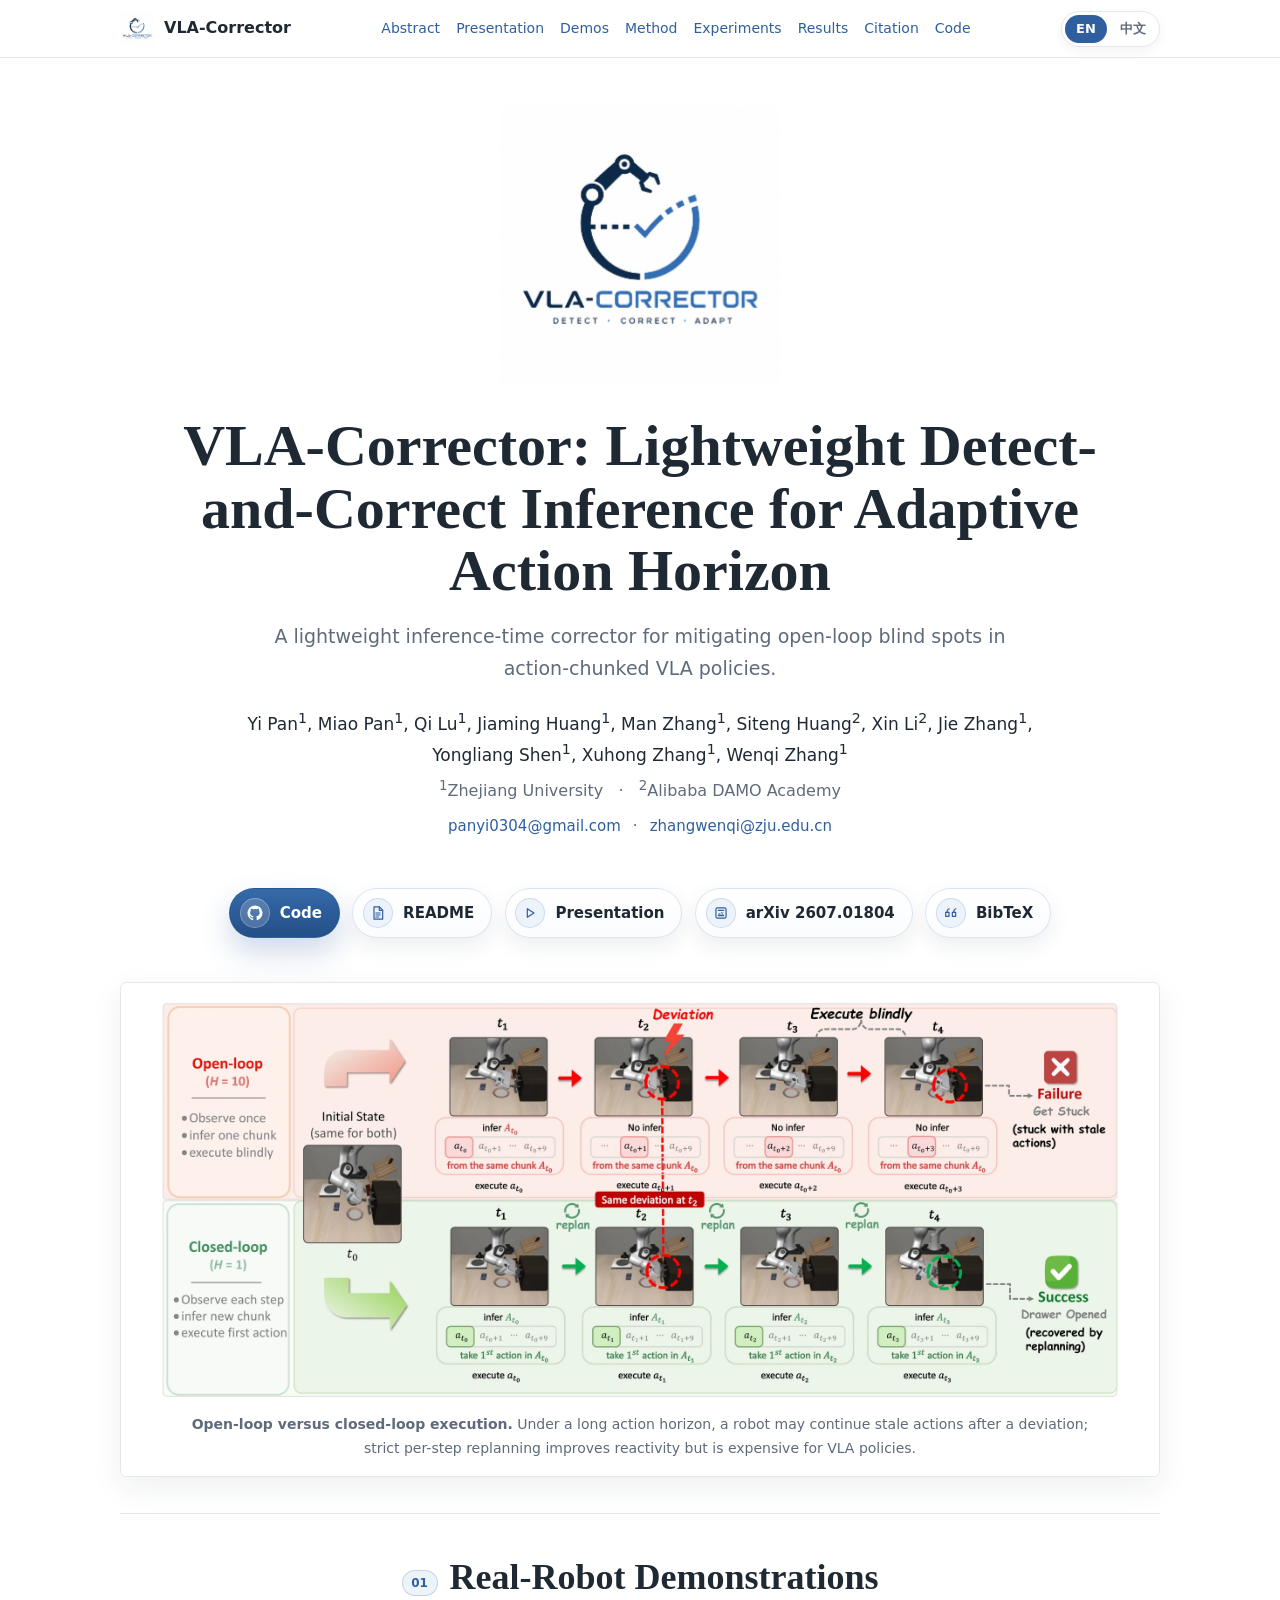
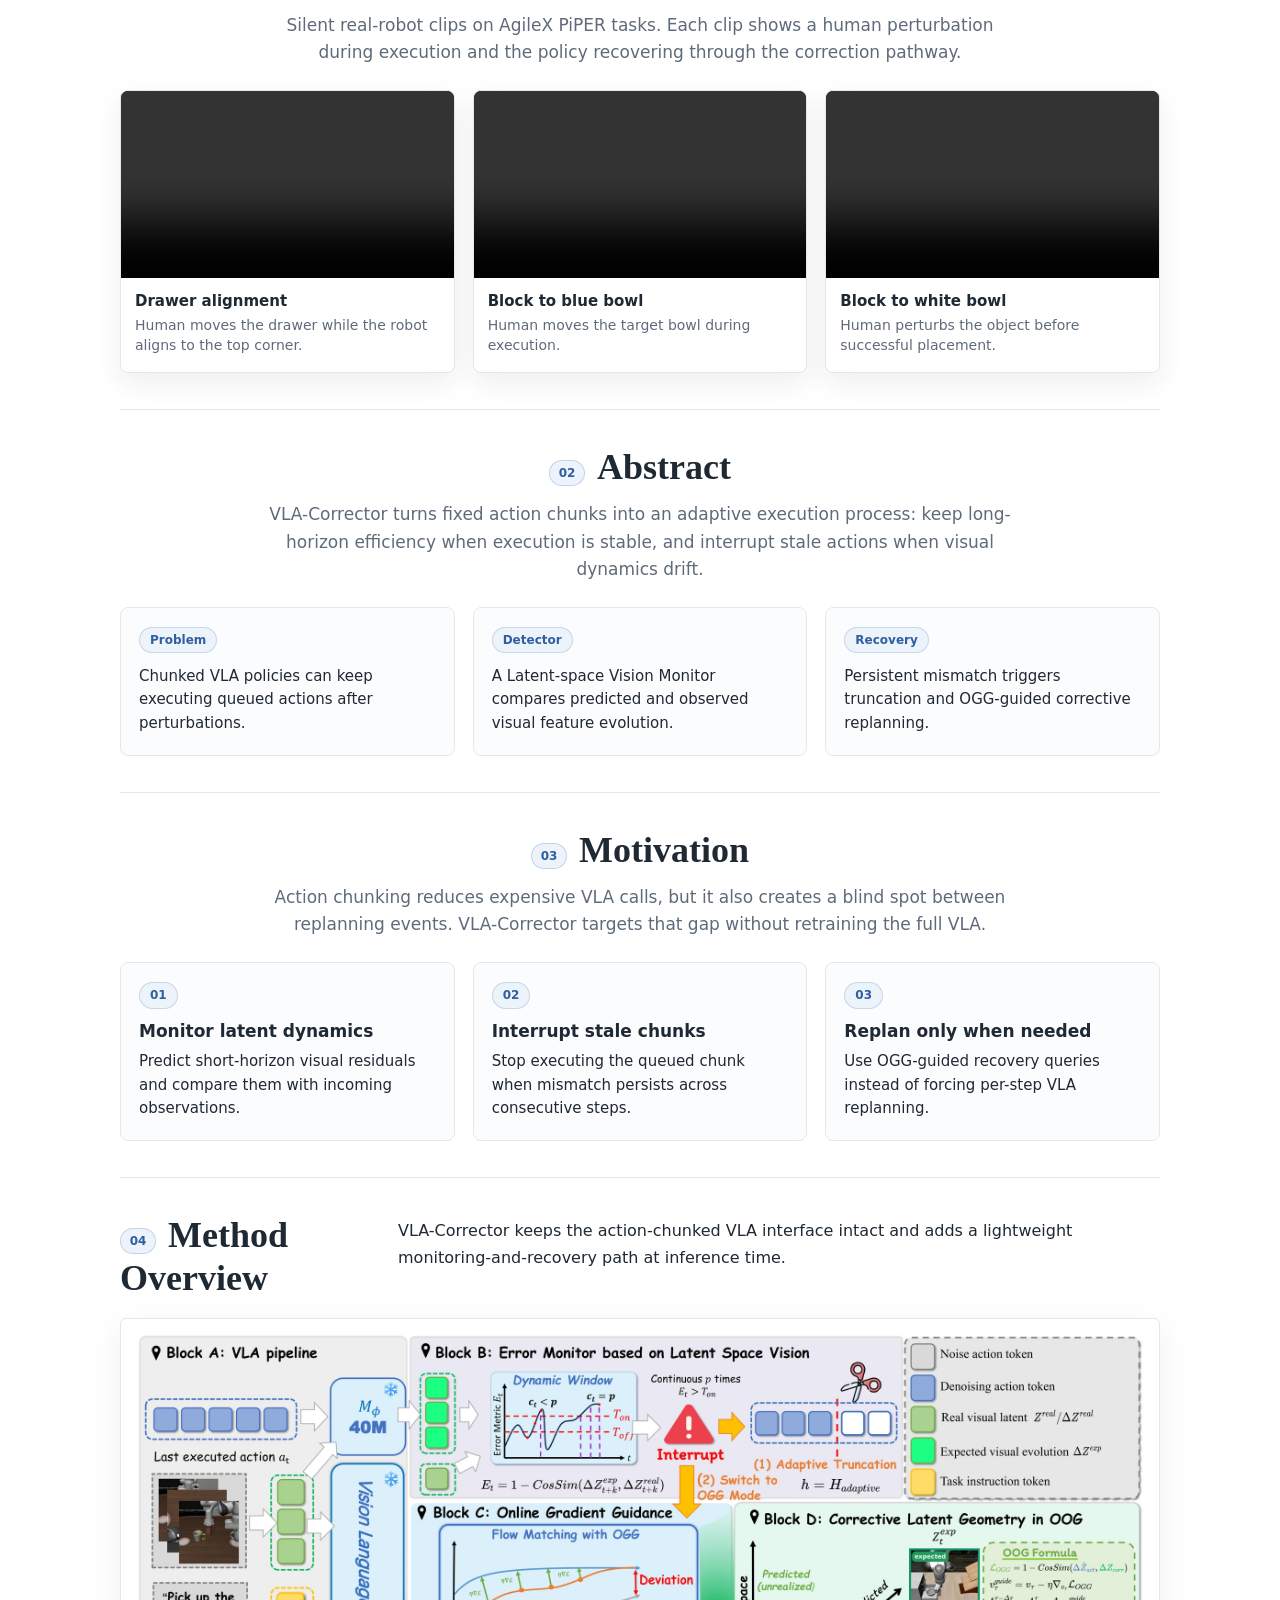
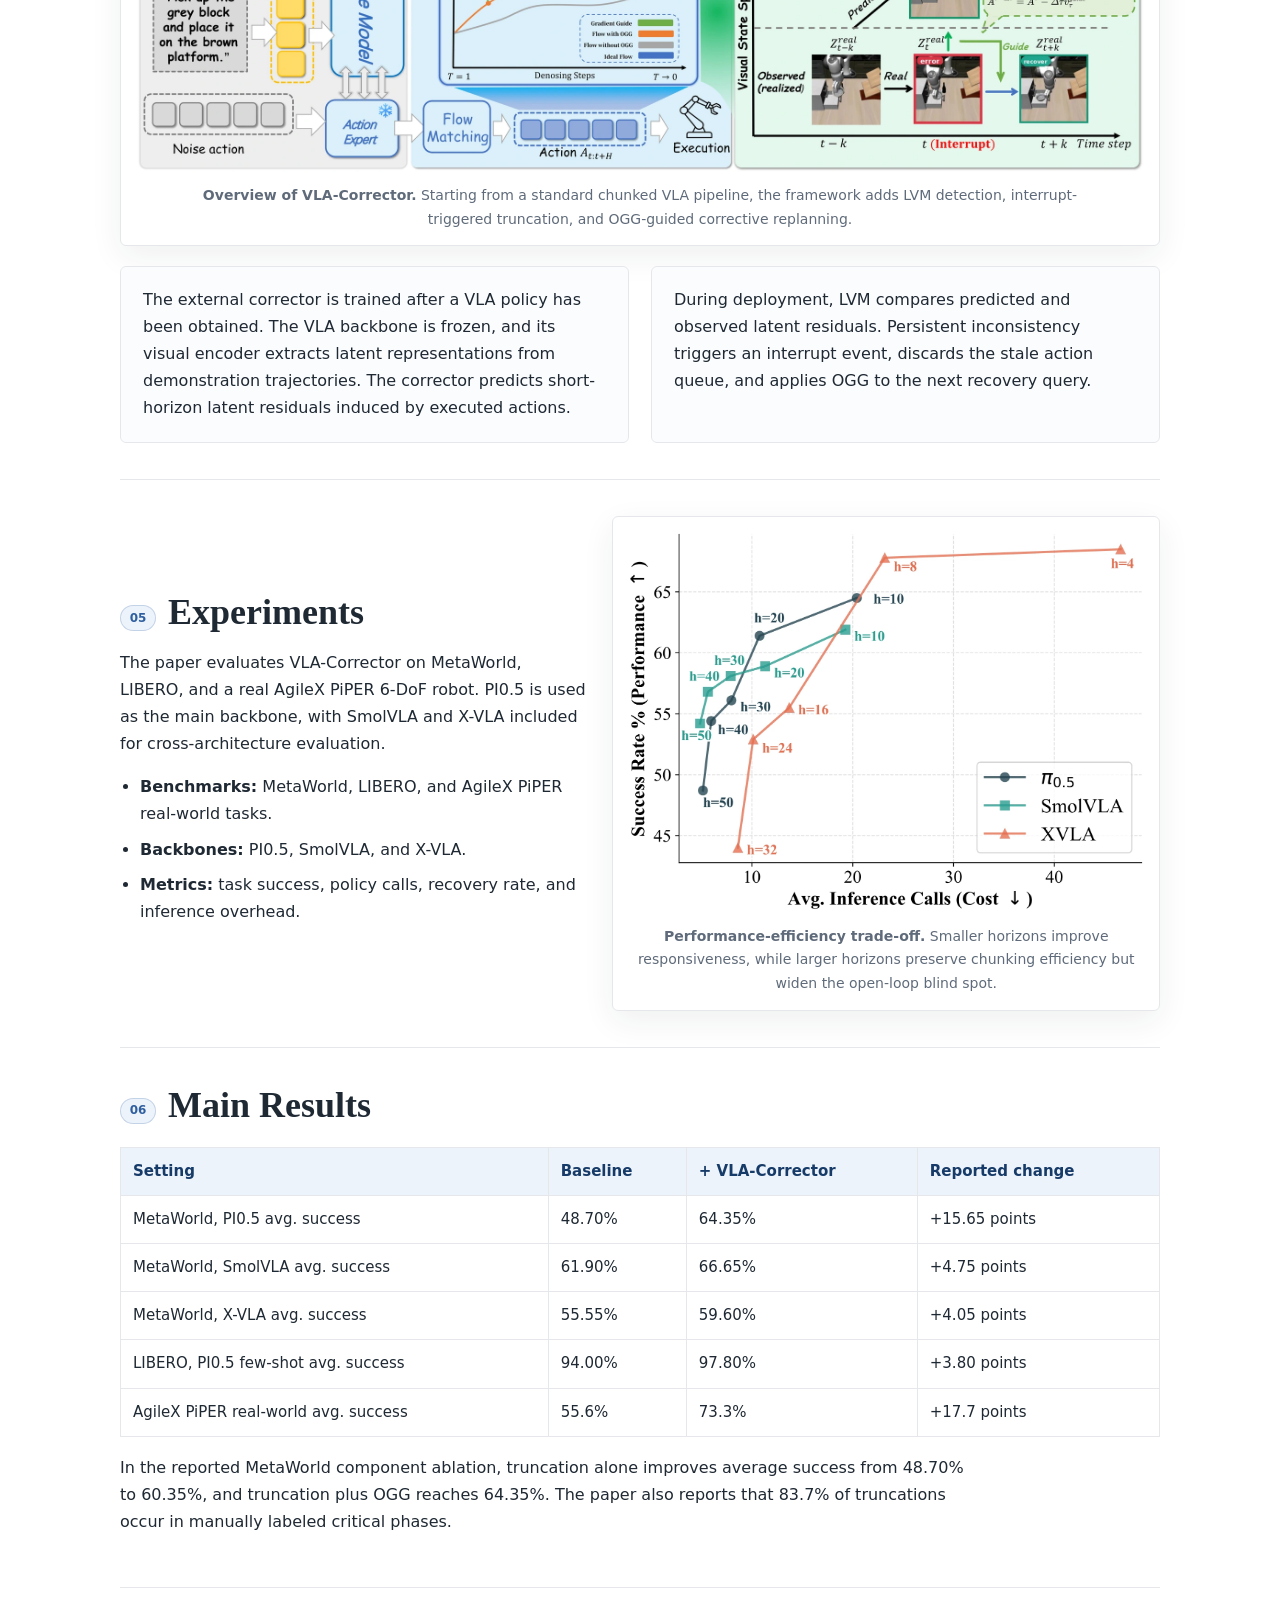
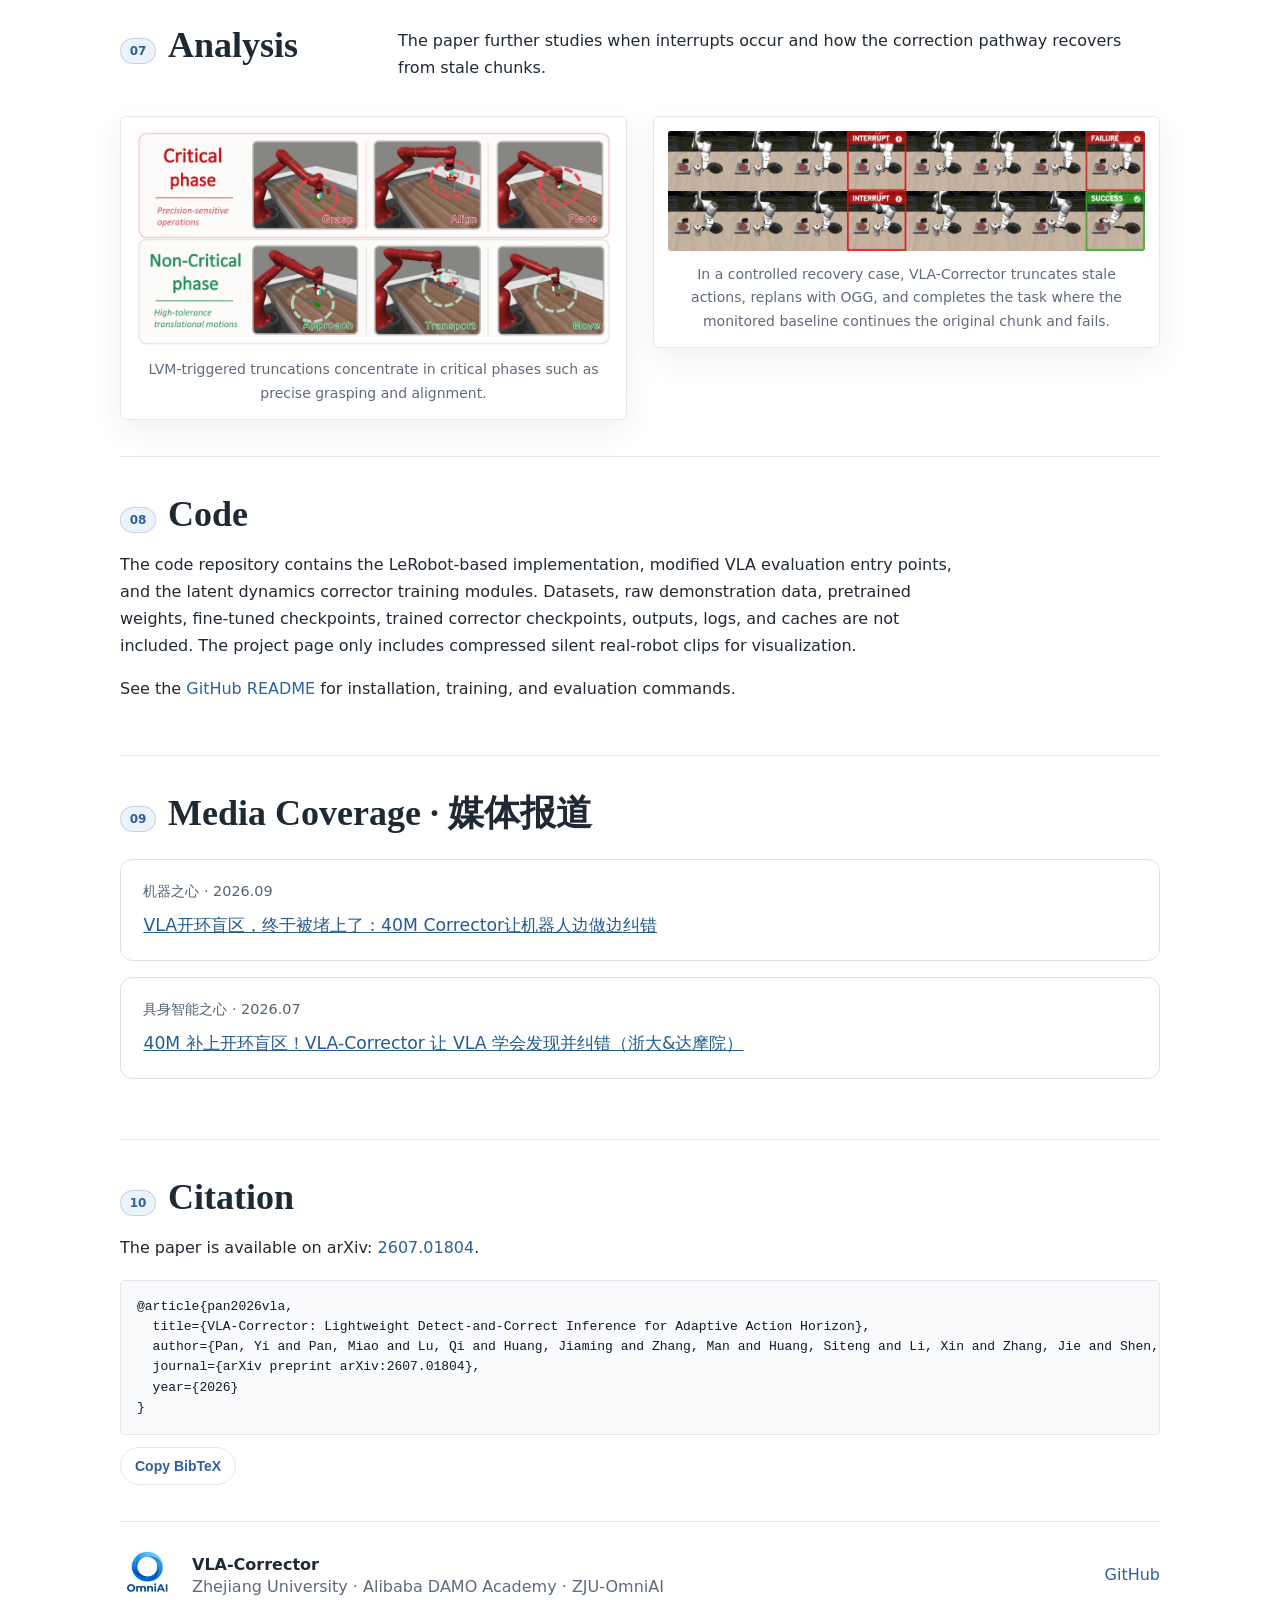
<file: docs/index.html>
<!doctype html>
<html lang="en" class="page-loading">
  <head>
    <meta charset="utf-8" />
    <meta name="viewport" content="width=device-width, initial-scale=1" />
    <title>VLA-Corrector</title>
    <meta
      name="description"
      content="VLA-Corrector: Lightweight Detect-and-Correct Inference for Adaptive Action Horizon."
    />
    <link rel="icon" href="assets/branding/vla_corrector_logo.png" />
    <script>
      document.documentElement.classList.add("js-enabled");
    </script>
    <link rel="stylesheet" href="assets/css/style.css?v=entrance-v3" />
  </head>
  <body>
    <header class="topbar">
      <a class="topbar-brand" href="#top">
        <img src="assets/branding/vla_corrector_logo.webp" alt="VLA-Corrector logo" />
        <span>VLA-Corrector</span>
      </a>
      <nav aria-label="Page navigation">
        <a href="#abstract">Abstract</a>
        <a href="#presentationEmbed">Presentation</a>
        <a href="#demos">Demos</a>
        <a href="#method">Method</a>
        <a href="#experiments">Experiments</a>
        <a href="#results">Results</a>
        <a href="#citation">Citation</a>
        <a href="https://github.com/ZJU-OmniAI/vla-corrector">Code</a>
      </nav>
      <div class="language-switch" aria-label="Language switch">
        <a class="active" href="index.html" aria-current="page">EN</a>
        <a href="index_zh.html">中文</a>
      </div>
    </header>

    <main id="top">
      <section class="hero">
        <img class="hero-logo" src="assets/branding/vla_corrector_logo.webp" alt="VLA-Corrector logo" />
        <h1>VLA-Corrector: Lightweight Detect-and-Correct Inference for Adaptive Action Horizon</h1>
        <p class="tagline">
          A lightweight inference-time corrector for mitigating open-loop blind spots in action-chunked VLA policies.
        </p>
        <p class="authors">
          Yi Pan<sup>1</sup>, Miao Pan<sup>1</sup>, Qi Lu<sup>1</sup>, Jiaming Huang<sup>1</sup>,
          Man Zhang<sup>1</sup>, Siteng Huang<sup>2</sup>, Xin Li<sup>2</sup>, Jie Zhang<sup>1</sup>,
          Yongliang Shen<sup>1</sup>, Xuhong Zhang<sup>1</sup>, Wenqi Zhang<sup>1</sup>
        </p>
        <p class="affiliation">
          <sup>1</sup>Zhejiang University &nbsp;&nbsp;·&nbsp;&nbsp; <sup>2</sup>Alibaba DAMO Academy
        </p>
        <p class="emails">
          <a href="mailto:panyi0304@gmail.com">panyi0304@gmail.com</a>
          <span aria-hidden="true">·</span>
          <a href="mailto:zhangwenqi@zju.edu.cn">zhangwenqi@zju.edu.cn</a>
        </p>
        <div class="links" aria-label="Project resources">
          <a class="btn primary" href="https://github.com/ZJU-OmniAI/vla-corrector">
            <span class="i" aria-hidden="true">
              <svg class="github-mark" viewBox="0 0 24 24" role="img">
                <path
                  d="M12 .7a11.3 11.3 0 0 0-3.6 22c.6.1.8-.2.8-.6v-2.1c-3.2.7-3.9-1.4-3.9-1.4-.5-1.3-1.2-1.7-1.2-1.7-1-.7.1-.7.1-.7 1.1.1 1.7 1.2 1.7 1.2 1 1.7 2.7 1.2 3.3.9.1-.7.4-1.2.7-1.5-2.6-.3-5.3-1.3-5.3-5.6 0-1.2.4-2.3 1.2-3.1-.1-.3-.5-1.5.1-3 0 0 .9-.3 3.1 1.2a10.6 10.6 0 0 1 5.6 0c2.1-1.5 3.1-1.2 3.1-1.2.6 1.5.2 2.7.1 3 .7.8 1.2 1.9 1.2 3.1 0 4.4-2.7 5.3-5.3 5.6.4.4.8 1.1.8 2.2v3.2c0 .3.2.7.8.6A11.3 11.3 0 0 0 12 .7Z"
                />
              </svg>
            </span>
            <span>Code</span>
          </a>
          <a class="btn ghost" href="https://github.com/ZJU-OmniAI/vla-corrector#readme">
            <span class="i" aria-hidden="true">
              <svg viewBox="0 0 24 24" role="img">
                <path d="M6 2.8h8.2L19 7.6v13.6H6V2.8Z" />
                <path d="M14 3v5h5" />
                <path d="M8.8 12h6.4M8.8 15h6.4M8.8 18h4.2" />
              </svg>
            </span>
            <span>README</span>
          </a>
          <a
            class="btn ghost"
            id="presentBtn"
            href="#presentationEmbed"
            role="button"
            aria-expanded="false"
            aria-controls="presentationEmbed"
          >
            <span class="i" aria-hidden="true">
              <svg viewBox="0 0 24 24" role="img">
                <path d="M8 5.5v13l10-6.5-10-6.5Z" />
              </svg>
            </span>
            <span data-presentation-label>Presentation</span>
          </a>
          <a class="btn ghost" href="https://arxiv.org/abs/2607.01804" target="_blank" rel="noopener">
            <span class="i" aria-hidden="true">
              <svg class="arxiv-mark" viewBox="0 0 24 24" role="img">
                <rect x="4.4" y="4.2" width="15.2" height="15.6" rx="2.2" />
                <path d="M8 8.1h8M8 15.9h8" />
                <text x="12" y="14.3" text-anchor="middle">aX</text>
              </svg>
            </span>
            <span>arXiv 2607.01804</span>
          </a>
          <a class="btn ghost" href="#citation">
            <span class="i" aria-hidden="true">
              <svg viewBox="0 0 24 24" role="img">
                <path d="M8 11H5.8c.1-2.7 1.2-4.4 3.4-5.3" />
                <path d="M9 11v6H4v-6h5Z" />
                <path d="M18 11h-2.2c.1-2.7 1.2-4.4 3.4-5.3" />
                <path d="M19 11v6h-5v-6h5Z" />
              </svg>
            </span>
            <span>BibTeX</span>
          </a>
        </div>
      </section>

      <section class="presentation-embed" id="presentationEmbed" aria-label="Embedded presentation">
        <div class="presentation-pad">
          <div class="presentation-frame">
            <div class="presentation-bar">
              <span class="presentation-eyebrow"><span class="dot"></span>Presentation</span>
              <div class="presentation-actions">
                <a class="presentation-action" href="presentation.html?v=slides-v2" target="_blank" rel="noopener">
                  <span>Open full</span>
                </a>
                <button class="presentation-action" type="button" id="presentClose">
                  <span>Collapse</span>
                </button>
              </div>
            </div>
            <div class="presentation-stage">
              <iframe
                id="presentIframe"
                title="VLA-Corrector presentation"
                data-src="presentation.html?v=slides-v2"
                allowfullscreen
              ></iframe>
            </div>
          </div>
        </div>
      </section>

      <section class="teaser-section" aria-labelledby="teaser-caption">
        <figure class="paper-figure-frame teaser-card">
          <picture>
            <source srcset="assets/images/teaser_open_loop_vs_closed_loop.webp" type="image/webp" />
            <img
              class="paper-image"
              src="assets/images/teaser_open_loop_vs_closed_loop.png"
              alt="Open-loop versus closed-loop execution comparison"
            />
          </picture>
          <figcaption id="teaser-caption" class="caption teaser-caption">
            <strong>Open-loop versus closed-loop execution.</strong>
            Under a long action horizon, a robot may continue stale actions after a deviation; strict per-step replanning
            improves reactivity but is expensive for VLA policies.
          </figcaption>
        </figure>
      </section>

      <section id="demos" class="content-section demo-section">
        <div class="section-head-center">
          <h2>Real-Robot Demonstrations</h2>
          <p>
            Silent real-robot clips on AgileX PiPER tasks. Each clip shows a human perturbation during execution and
            the policy recovering through the correction pathway.
          </p>
        </div>
        <div class="video-grid" aria-label="Real-robot demonstration videos">
          <figure class="video-card">
            <video controls muted playsinline preload="metadata">
              <source src="assets/videos/drawer_alignment_perturbation.mp4" type="video/mp4" />
            </video>
            <figcaption>
              <strong>Drawer alignment</strong>
              <span>Human moves the drawer while the robot aligns to the top corner.</span>
            </figcaption>
          </figure>
          <figure class="video-card">
            <video controls muted playsinline preload="metadata">
              <source src="assets/videos/block_to_blue_bowl_perturbation.mp4" type="video/mp4" />
            </video>
            <figcaption>
              <strong>Block to blue bowl</strong>
              <span>Human moves the target bowl during execution.</span>
            </figcaption>
          </figure>
          <figure class="video-card">
            <video controls muted playsinline preload="metadata">
              <source src="assets/videos/block_to_white_bowl_perturbation.mp4" type="video/mp4" />
            </video>
            <figcaption>
              <strong>Block to white bowl</strong>
              <span>Human perturbs the object before successful placement.</span>
            </figcaption>
          </figure>
        </div>
      </section>

      <section id="abstract" class="content-section">
        <div class="section-head-center">
          <h2>Abstract</h2>
          <p>
            VLA-Corrector turns fixed action chunks into an adaptive execution process: keep long-horizon efficiency
            when execution is stable, and interrupt stale actions when visual dynamics drift.
          </p>
        </div>
        <div class="insight-grid">
          <article class="insight-card">
            <span>Problem</span>
            <p>Chunked VLA policies can keep executing queued actions after perturbations.</p>
          </article>
          <article class="insight-card">
            <span>Detector</span>
            <p>A Latent-space Vision Monitor compares predicted and observed visual feature evolution.</p>
          </article>
          <article class="insight-card">
            <span>Recovery</span>
            <p>Persistent mismatch triggers truncation and OGG-guided corrective replanning.</p>
          </article>
        </div>
      </section>

      <section id="motivation" class="content-section">
        <div class="section-head-center">
          <h2>Motivation</h2>
          <p>
            Action chunking reduces expensive VLA calls, but it also creates a blind spot between replanning events.
            VLA-Corrector targets that gap without retraining the full VLA.
          </p>
        </div>
        <div class="idea-cards" aria-label="Key ideas">
          <article class="idea-card">
            <span class="idea-index">01</span>
            <h3>Monitor latent dynamics</h3>
            <p>Predict short-horizon visual residuals and compare them with incoming observations.</p>
          </article>
          <article class="idea-card">
            <span class="idea-index">02</span>
            <h3>Interrupt stale chunks</h3>
            <p>Stop executing the queued chunk when mismatch persists across consecutive steps.</p>
          </article>
          <article class="idea-card">
            <span class="idea-index">03</span>
            <h3>Replan only when needed</h3>
            <p>Use OGG-guided recovery queries instead of forcing per-step VLA replanning.</p>
          </article>
        </div>
      </section>

      <section id="method" class="content-section">
        <div class="section-intro">
          <h2>Method Overview</h2>
          <p>
            VLA-Corrector keeps the action-chunked VLA interface intact and adds a lightweight monitoring-and-recovery
            path at inference time.
          </p>
        </div>
        <figure class="paper-figure-frame method-frame">
          <picture>
            <source srcset="assets/images/method_overview.webp" type="image/webp" />
            <img
              class="paper-image"
              src="assets/images/method_overview.png"
              alt="VLA-Corrector method overview"
              loading="lazy"
            />
          </picture>
          <figcaption class="caption">
          <strong>Overview of VLA-Corrector.</strong>
          Starting from a standard chunked VLA pipeline, the framework adds LVM detection, interrupt-triggered
          truncation, and OGG-guided corrective replanning.
          </figcaption>
        </figure>
        <div class="note-grid">
          <p>
            The external corrector is trained after a VLA policy has been obtained. The VLA backbone is frozen, and its
            visual encoder extracts latent representations from demonstration trajectories. The corrector predicts
            short-horizon latent residuals induced by executed actions.
          </p>
          <p>
            During deployment, LVM compares predicted and observed latent residuals. Persistent inconsistency triggers
            an interrupt event, discards the stale action queue, and applies OGG to the next recovery query.
          </p>
        </div>
      </section>

      <section id="experiments" class="content-section">
        <div class="split-layout">
          <div class="split-copy">
            <h2>Experiments</h2>
            <p>
              The paper evaluates VLA-Corrector on MetaWorld, LIBERO, and a real AgileX PiPER 6-DoF robot. PI0.5 is used
              as the main backbone, with SmolVLA and X-VLA included for cross-architecture evaluation.
            </p>
            <ul class="compact-list">
              <li><strong>Benchmarks:</strong> MetaWorld, LIBERO, and AgileX PiPER real-world tasks.</li>
              <li><strong>Backbones:</strong> PI0.5, SmolVLA, and X-VLA.</li>
              <li><strong>Metrics:</strong> task success, policy calls, recovery rate, and inference overhead.</li>
            </ul>
          </div>
          <figure class="paper-figure-frame side-frame">
            <picture>
              <source srcset="assets/images/results_pareto.webp" type="image/webp" />
              <img
                class="paper-image"
                src="assets/images/results_pareto.png"
                alt="Performance efficiency trade-off across fixed action horizons"
                loading="lazy"
              />
            </picture>
            <figcaption class="caption">
              <strong>Performance-efficiency trade-off.</strong>
              Smaller horizons improve responsiveness, while larger horizons preserve chunking efficiency but widen the
              open-loop blind spot.
            </figcaption>
          </figure>
        </div>
      </section>

      <section id="results" class="content-section">
        <h2>Main Results</h2>
        <div class="table-wrap">
          <table>
            <thead>
              <tr>
                <th>Setting</th>
                <th>Baseline</th>
                <th>+ VLA-Corrector</th>
                <th>Reported change</th>
              </tr>
            </thead>
            <tbody>
              <tr>
                <td>MetaWorld, PI0.5 avg. success</td>
                <td>48.70%</td>
                <td>64.35%</td>
                <td>+15.65 points</td>
              </tr>
              <tr>
                <td>MetaWorld, SmolVLA avg. success</td>
                <td>61.90%</td>
                <td>66.65%</td>
                <td>+4.75 points</td>
              </tr>
              <tr>
                <td>MetaWorld, X-VLA avg. success</td>
                <td>55.55%</td>
                <td>59.60%</td>
                <td>+4.05 points</td>
              </tr>
              <tr>
                <td>LIBERO, PI0.5 few-shot avg. success</td>
                <td>94.00%</td>
                <td>97.80%</td>
                <td>+3.80 points</td>
              </tr>
              <tr>
                <td>AgileX PiPER real-world avg. success</td>
                <td>55.6%</td>
                <td>73.3%</td>
                <td>+17.7 points</td>
              </tr>
            </tbody>
          </table>
        </div>
        <p>
          In the reported MetaWorld component ablation, truncation alone improves average success from 48.70% to 60.35%,
          and truncation plus OGG reaches 64.35%. The paper also reports that 83.7% of truncations occur in manually
          labeled critical phases.
        </p>
      </section>

      <section id="analysis" class="content-section">
        <div class="section-intro">
          <h2>Analysis</h2>
          <p>
            The paper further studies when interrupts occur and how the correction pathway recovers from stale chunks.
          </p>
        </div>
        <div class="figure-grid">
          <figure class="paper-figure-frame">
            <picture>
              <source srcset="assets/images/truncation_phase_analysis.webp" type="image/webp" />
              <img
                class="paper-image"
                src="assets/images/truncation_phase_analysis.png"
                alt="Task-phase analysis of LVM-triggered truncation"
                loading="lazy"
              />
            </picture>
            <figcaption class="caption">
              LVM-triggered truncations concentrate in critical phases such as precise grasping and alignment.
            </figcaption>
          </figure>
          <figure class="paper-figure-frame">
            <picture>
              <source srcset="assets/images/qualitative_recovery.webp" type="image/webp" />
              <img
                class="paper-image"
                src="assets/images/qualitative_recovery.png"
                alt="Controlled recovery case"
                loading="lazy"
              />
            </picture>
            <figcaption class="caption">
              In a controlled recovery case, VLA-Corrector truncates stale actions, replans with OGG, and completes the
              task where the monitored baseline continues the original chunk and fails.
            </figcaption>
          </figure>
        </div>
      </section>

      <section id="code" class="content-section">
        <h2>Code</h2>
        <p>
          The code repository contains the LeRobot-based implementation, modified VLA evaluation entry points, and the
          latent dynamics corrector training modules. Datasets, raw demonstration data, pretrained weights, fine-tuned
          checkpoints, trained corrector checkpoints, outputs, logs, and caches are not included. The project page only
          includes compressed silent real-robot clips for visualization.
        </p>
        <p>
          See the <a href="https://github.com/ZJU-OmniAI/vla-corrector#readme">GitHub README</a> for installation,
          training, and evaluation commands.
        </p>
      </section>

<section class="content-section" id="media-coverage" aria-labelledby="media-coverage-title"><div class="" style="max-width:1120px;margin:0 auto"><h2 id="media-coverage-title">Media Coverage · 媒体报道</h2><ul style="list-style:none;padding:0;margin:1.5rem 0"><li style="margin:0 0 1rem;padding:1.2rem 1.4rem;border:1px solid #dbe3ea;border-radius:12px;background:#fff;color:#172433"><p style="margin:0 0 .5rem;font-size:.9rem;color:#526474">机器之心 · 2026.09</p><a href="https://mp.weixin.qq.com/s/rfSPbtc2_fRpggXeBPPC3Q" target="_blank" rel="noopener noreferrer" lang="zh-CN" style="font-size:1.08rem;line-height:1.7;overflow-wrap:anywhere;text-decoration:underline;color:#245b91">VLA开环盲区，终于被堵上了：40M Corrector让机器人边做边纠错</a></li><li style="margin:0 0 1rem;padding:1.2rem 1.4rem;border:1px solid #dbe3ea;border-radius:12px;background:#fff;color:#172433"><p style="margin:0 0 .5rem;font-size:.9rem;color:#526474">具身智能之心 · 2026.07</p><a href="https://mp.weixin.qq.com/s?__biz=MzkyMDY0OTc1NA==&amp;mid=2247540637&amp;idx=1&amp;sn=0f177736092e21a930e0d9dc40a2a583" target="_blank" rel="noopener noreferrer" lang="zh-CN" style="font-size:1.08rem;line-height:1.7;overflow-wrap:anywhere;text-decoration:underline;color:#245b91">40M 补上开环盲区！VLA-Corrector 让 VLA 学会发现并纠错（浙大&amp;达摩院）</a></li></ul></div></section>
      <section id="citation" class="content-section">
        <h2>Citation</h2>
        <p>The paper is available on arXiv: <a href="https://arxiv.org/abs/2607.01804">2607.01804</a>.</p>
        <pre id="bibtex"><code>@article{pan2026vla,
  title={VLA-Corrector: Lightweight Detect-and-Correct Inference for Adaptive Action Horizon},
  author={Pan, Yi and Pan, Miao and Lu, Qi and Huang, Jiaming and Zhang, Man and Huang, Siteng and Li, Xin and Zhang, Jie and Shen, Yongliang and Zhang, Xuhong and others},
  journal={arXiv preprint arXiv:2607.01804},
  year={2026}
}</code></pre>
        <button class="copy-button" type="button" data-copy-bibtex>Copy BibTeX</button>
      </section>
    </main>

    <footer class="footer">
      <img src="assets/branding/lab_logo.webp" alt="ZJU-OmniAI logo" />
      <div>
        <strong>VLA-Corrector</strong>
        <span>Zhejiang University · Alibaba DAMO Academy · ZJU-OmniAI</span>
      </div>
      <a href="https://github.com/ZJU-OmniAI/vla-corrector">GitHub</a>
    </footer>

    <script src="assets/js/main.js?v=entrance-v3"></script>
  </body>
</html>
</file>
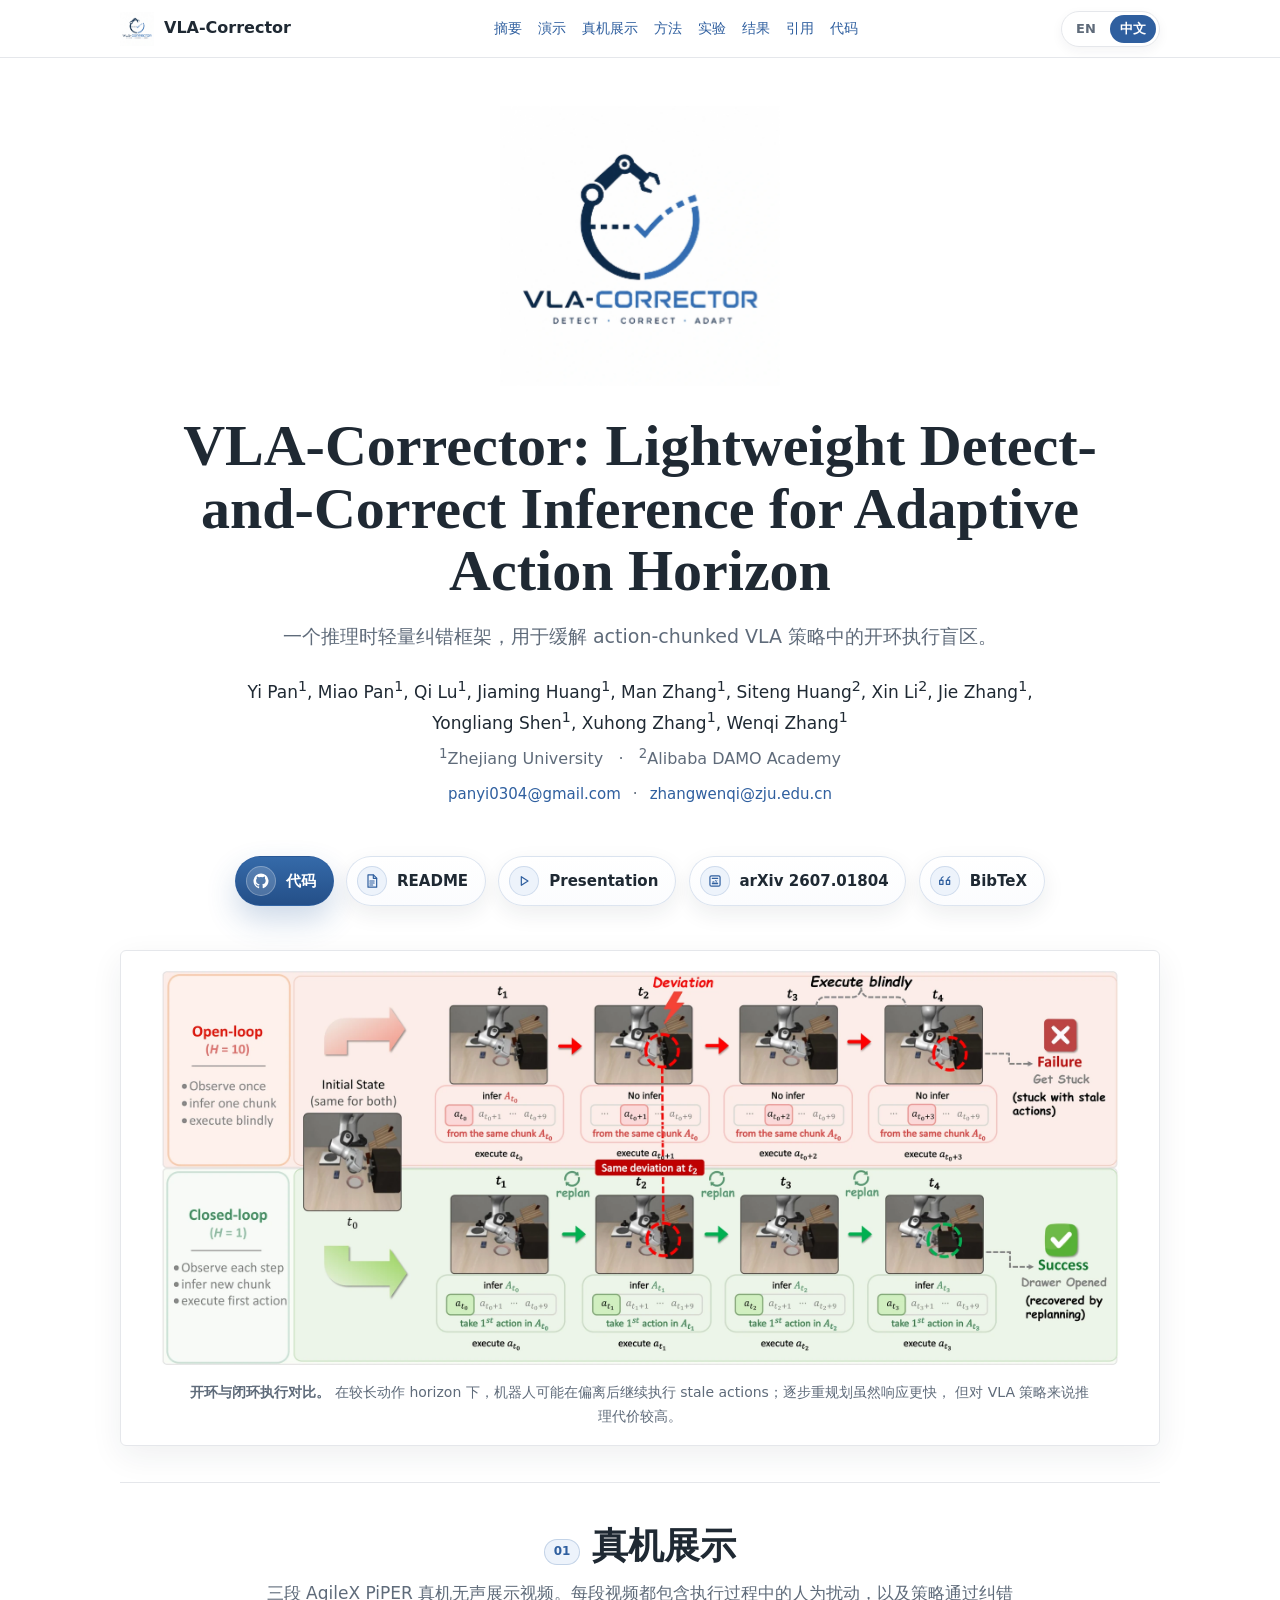
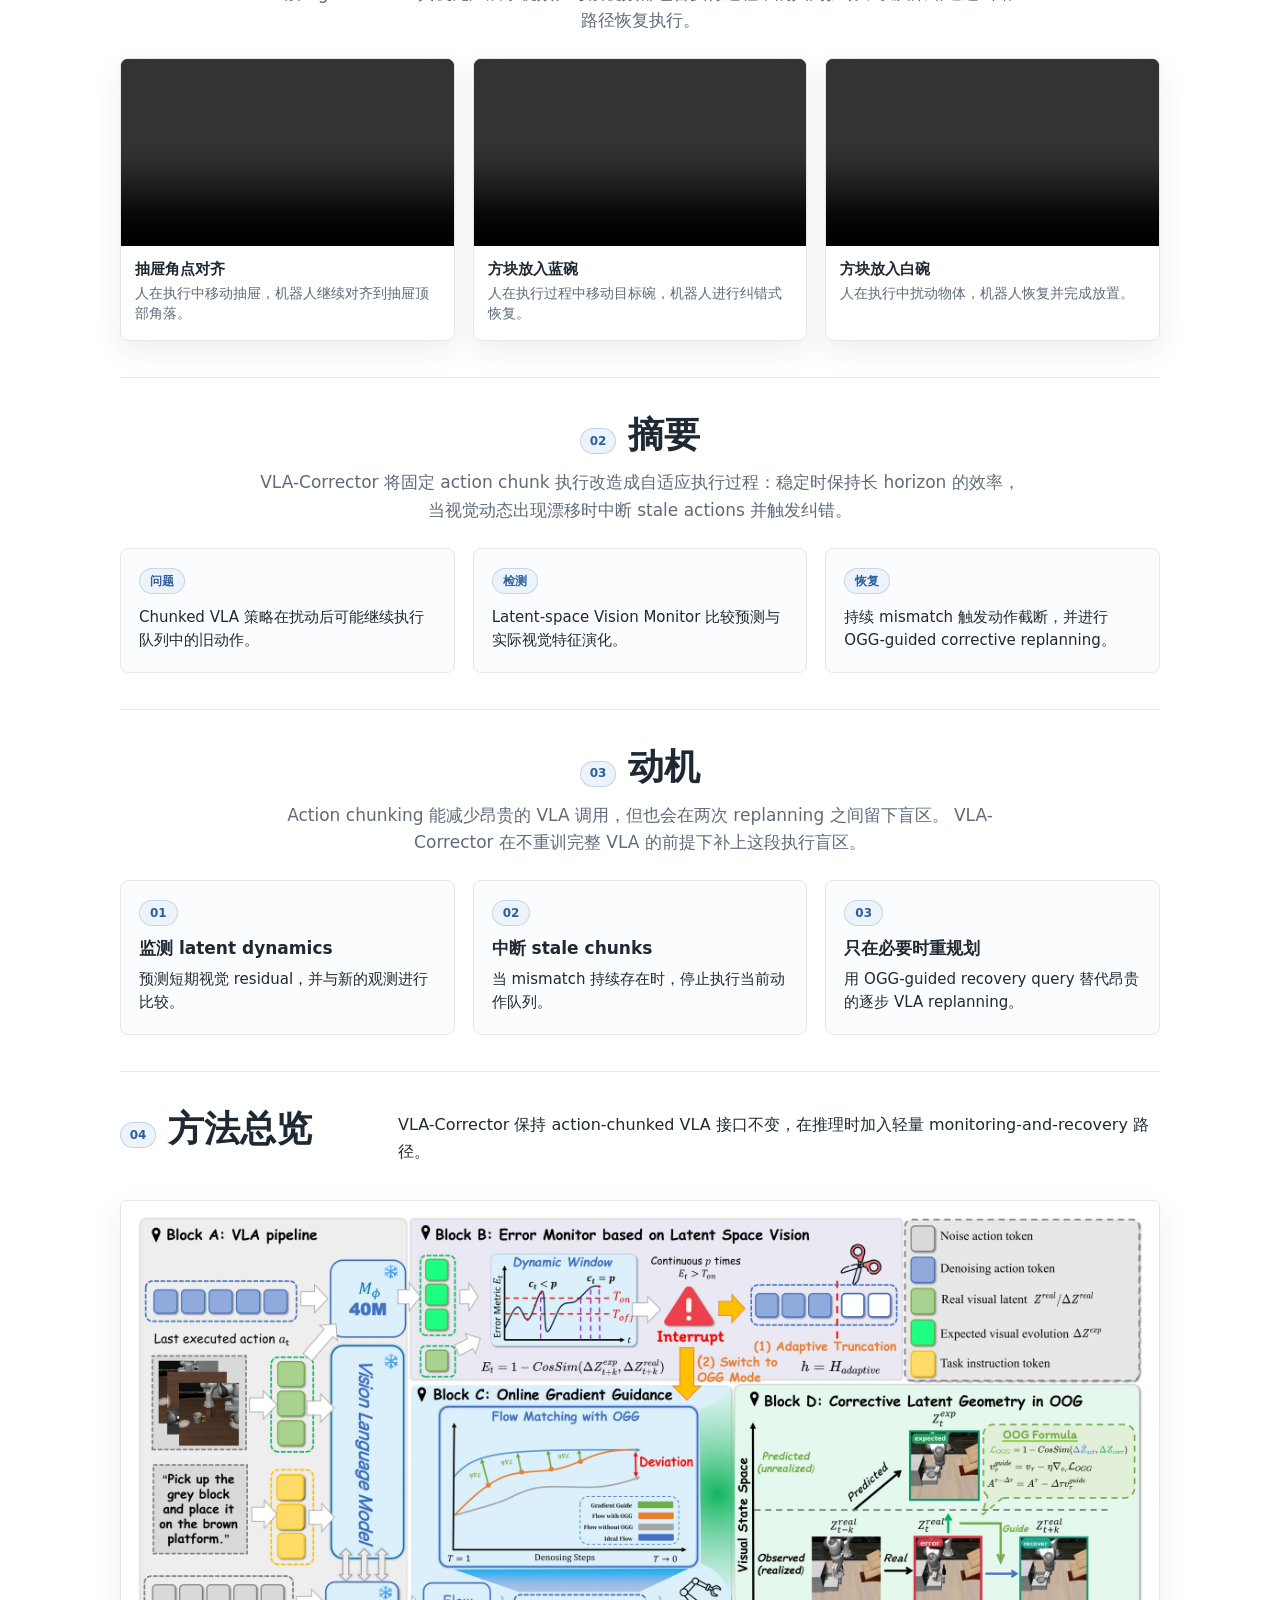
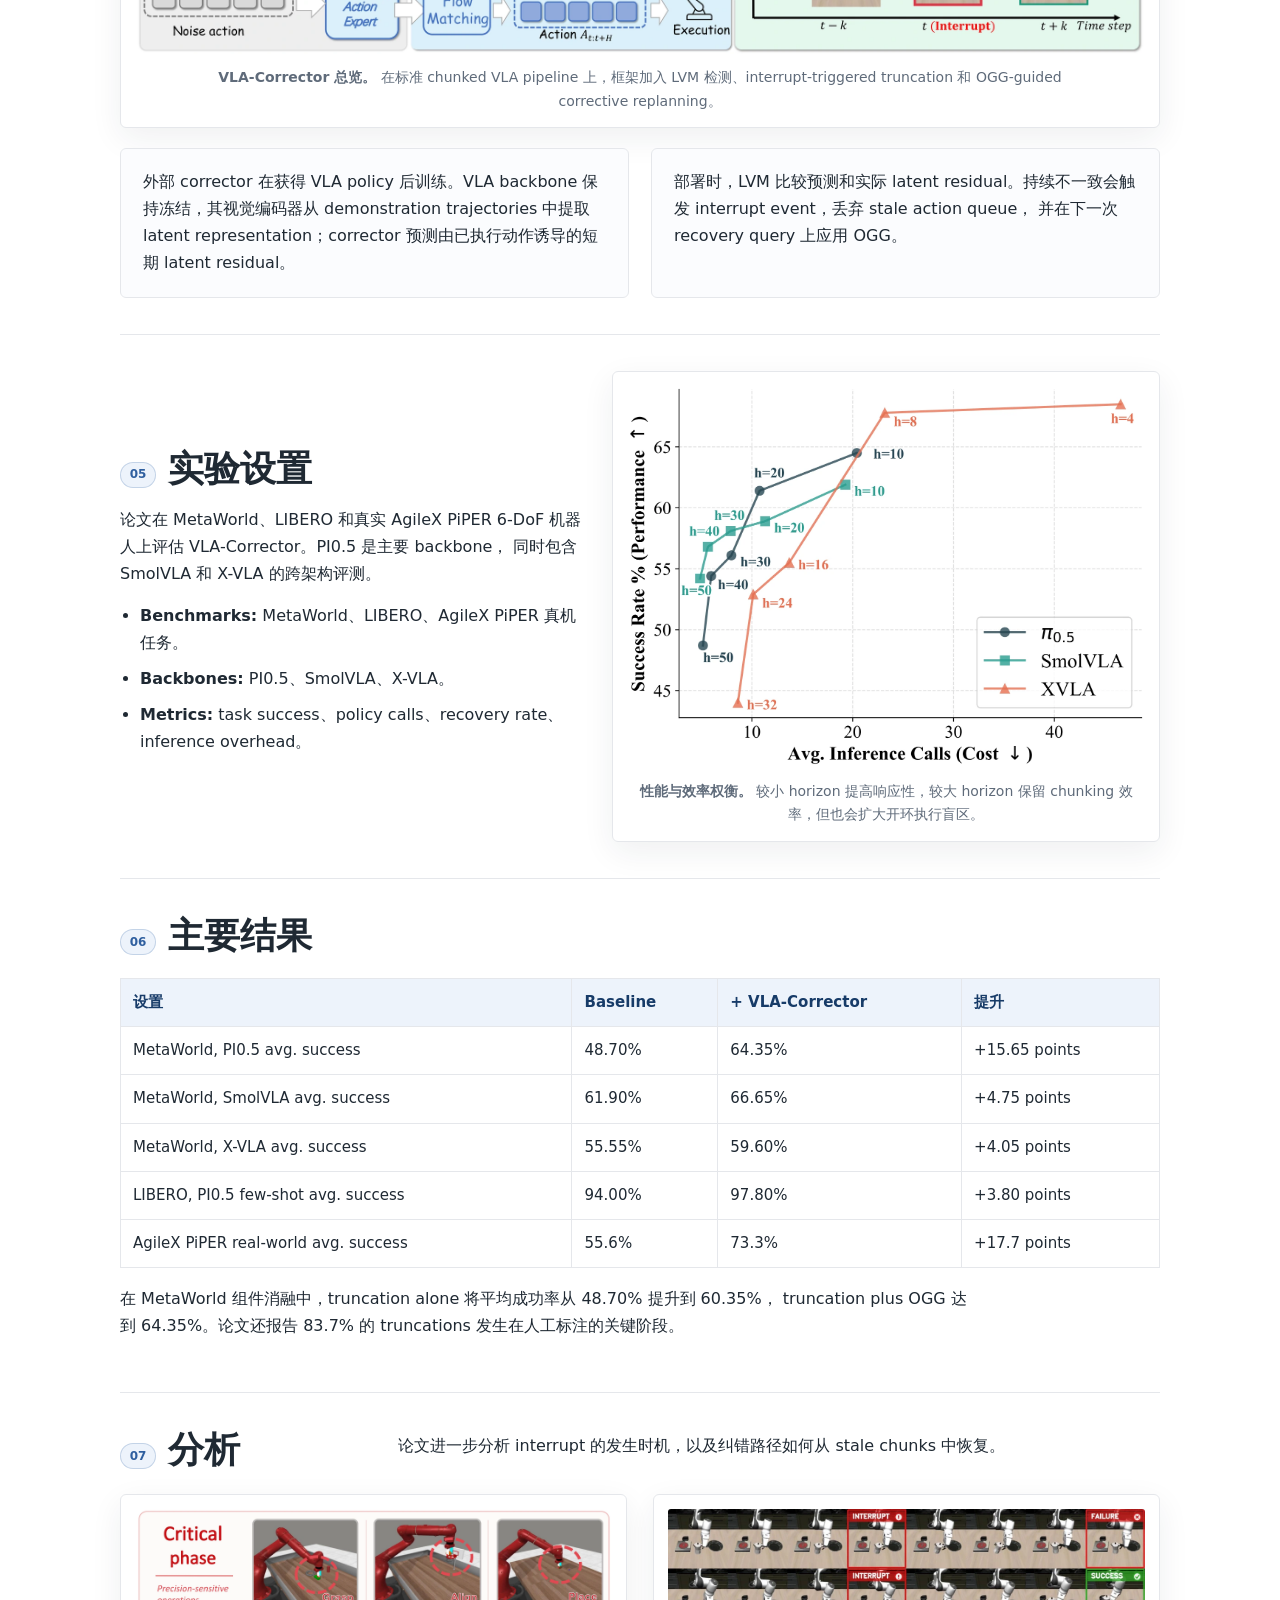
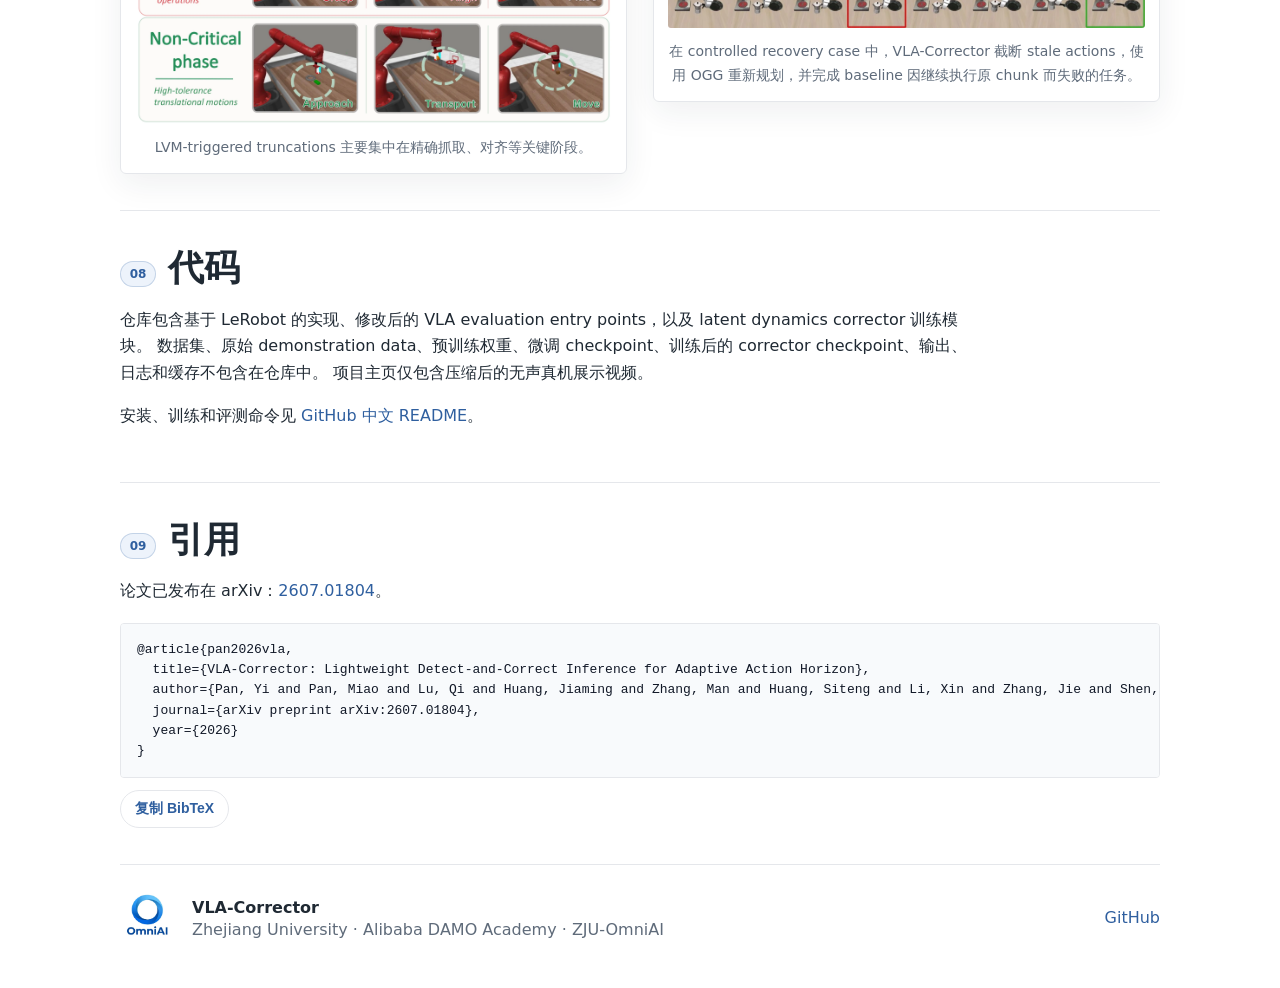
<file: docs/index_zh.html>
<!doctype html>
<html lang="zh-CN" class="page-loading">
  <head>
    <meta charset="utf-8" />
    <meta name="viewport" content="width=device-width, initial-scale=1" />
    <title>VLA-Corrector 中文主页</title>
    <meta
      name="description"
      content="VLA-Corrector：面向自适应动作 horizon 的轻量级检测与纠错推理框架。"
    />
    <link rel="icon" href="assets/branding/vla_corrector_logo.png" />
    <script>
      document.documentElement.classList.add("js-enabled");
    </script>
    <link rel="stylesheet" href="assets/css/style.css?v=entrance-v3" />
  </head>
  <body>
    <header class="topbar">
      <a class="topbar-brand" href="#top">
        <img src="assets/branding/vla_corrector_logo.webp" alt="VLA-Corrector logo" />
        <span>VLA-Corrector</span>
      </a>
      <nav aria-label="页面导航">
        <a href="#abstract">摘要</a>
        <a href="#presentationEmbed">演示</a>
        <a href="#demos">真机展示</a>
        <a href="#method">方法</a>
        <a href="#experiments">实验</a>
        <a href="#results">结果</a>
        <a href="#citation">引用</a>
        <a href="https://github.com/ZJU-OmniAI/vla-corrector">代码</a>
      </nav>
      <div class="language-switch" aria-label="语言切换">
        <a href="index.html">EN</a>
        <a class="active" href="index_zh.html" aria-current="page">中文</a>
      </div>
    </header>

    <main id="top">
      <section class="hero">
        <img class="hero-logo" src="assets/branding/vla_corrector_logo.webp" alt="VLA-Corrector logo" />
        <h1>VLA-Corrector: Lightweight Detect-and-Correct Inference for Adaptive Action Horizon</h1>
        <p class="tagline">
          一个推理时轻量纠错框架，用于缓解 action-chunked VLA 策略中的开环执行盲区。
        </p>
        <p class="authors">
          Yi Pan<sup>1</sup>, Miao Pan<sup>1</sup>, Qi Lu<sup>1</sup>, Jiaming Huang<sup>1</sup>,
          Man Zhang<sup>1</sup>, Siteng Huang<sup>2</sup>, Xin Li<sup>2</sup>, Jie Zhang<sup>1</sup>,
          Yongliang Shen<sup>1</sup>, Xuhong Zhang<sup>1</sup>, Wenqi Zhang<sup>1</sup>
        </p>
        <p class="affiliation">
          <sup>1</sup>Zhejiang University &nbsp;&nbsp;·&nbsp;&nbsp; <sup>2</sup>Alibaba DAMO Academy
        </p>
        <p class="emails">
          <a href="mailto:panyi0304@gmail.com">panyi0304@gmail.com</a>
          <span aria-hidden="true">·</span>
          <a href="mailto:zhangwenqi@zju.edu.cn">zhangwenqi@zju.edu.cn</a>
        </p>
        <div class="links" aria-label="项目资源">
          <a class="btn primary" href="https://github.com/ZJU-OmniAI/vla-corrector">
            <span class="i" aria-hidden="true">
              <svg class="github-mark" viewBox="0 0 24 24" role="img">
                <path
                  d="M12 .7a11.3 11.3 0 0 0-3.6 22c.6.1.8-.2.8-.6v-2.1c-3.2.7-3.9-1.4-3.9-1.4-.5-1.3-1.2-1.7-1.2-1.7-1-.7.1-.7.1-.7 1.1.1 1.7 1.2 1.7 1.2 1 1.7 2.7 1.2 3.3.9.1-.7.4-1.2.7-1.5-2.6-.3-5.3-1.3-5.3-5.6 0-1.2.4-2.3 1.2-3.1-.1-.3-.5-1.5.1-3 0 0 .9-.3 3.1 1.2a10.6 10.6 0 0 1 5.6 0c2.1-1.5 3.1-1.2 3.1-1.2.6 1.5.2 2.7.1 3 .7.8 1.2 1.9 1.2 3.1 0 4.4-2.7 5.3-5.3 5.6.4.4.8 1.1.8 2.2v3.2c0 .3.2.7.8.6A11.3 11.3 0 0 0 12 .7Z"
                />
              </svg>
            </span>
            <span>代码</span>
          </a>
          <a class="btn ghost" href="https://github.com/ZJU-OmniAI/vla-corrector/blob/main/README_zh.md">
            <span class="i" aria-hidden="true">
              <svg viewBox="0 0 24 24" role="img">
                <path d="M6 2.8h8.2L19 7.6v13.6H6V2.8Z" />
                <path d="M14 3v5h5" />
                <path d="M8.8 12h6.4M8.8 15h6.4M8.8 18h4.2" />
              </svg>
            </span>
            <span>README</span>
          </a>
          <a
            class="btn ghost"
            id="presentBtn"
            href="#presentationEmbed"
            role="button"
            aria-expanded="false"
            aria-controls="presentationEmbed"
          >
            <span class="i" aria-hidden="true">
              <svg viewBox="0 0 24 24" role="img">
                <path d="M8 5.5v13l10-6.5-10-6.5Z" />
              </svg>
            </span>
            <span data-presentation-label>Presentation</span>
          </a>
          <a class="btn ghost" href="https://arxiv.org/abs/2607.01804" target="_blank" rel="noopener">
            <span class="i" aria-hidden="true">
              <svg class="arxiv-mark" viewBox="0 0 24 24" role="img">
                <rect x="4.4" y="4.2" width="15.2" height="15.6" rx="2.2" />
                <path d="M8 8.1h8M8 15.9h8" />
                <text x="12" y="14.3" text-anchor="middle">aX</text>
              </svg>
            </span>
            <span>arXiv 2607.01804</span>
          </a>
          <a class="btn ghost" href="#citation">
            <span class="i" aria-hidden="true">
              <svg viewBox="0 0 24 24" role="img">
                <path d="M8 11H5.8c.1-2.7 1.2-4.4 3.4-5.3" />
                <path d="M9 11v6H4v-6h5Z" />
                <path d="M18 11h-2.2c.1-2.7 1.2-4.4 3.4-5.3" />
                <path d="M19 11v6h-5v-6h5Z" />
              </svg>
            </span>
            <span>BibTeX</span>
          </a>
        </div>
      </section>

      <section class="presentation-embed" id="presentationEmbed" aria-label="内嵌演示文稿">
        <div class="presentation-pad">
          <div class="presentation-frame">
            <div class="presentation-bar">
              <span class="presentation-eyebrow"><span class="dot"></span>Presentation</span>
              <div class="presentation-actions">
                <a class="presentation-action" href="presentation.html?v=slides-v2" target="_blank" rel="noopener">
                  <span>Open full</span>
                </a>
                <button class="presentation-action" type="button" id="presentClose">
                  <span>Collapse</span>
                </button>
              </div>
            </div>
            <div class="presentation-stage">
              <iframe
                id="presentIframe"
                title="VLA-Corrector presentation"
                data-src="presentation.html?v=slides-v2"
                allowfullscreen
              ></iframe>
            </div>
          </div>
        </div>
      </section>

      <section class="teaser-section" aria-labelledby="teaser-caption">
        <figure class="paper-figure-frame teaser-card">
          <picture>
            <source srcset="assets/images/teaser_open_loop_vs_closed_loop.webp" type="image/webp" />
            <img
              class="paper-image"
              src="assets/images/teaser_open_loop_vs_closed_loop.png"
              alt="Open-loop versus closed-loop execution comparison"
            />
          </picture>
          <figcaption id="teaser-caption" class="caption teaser-caption">
            <strong>开环与闭环执行对比。</strong>
            在较长动作 horizon 下，机器人可能在偏离后继续执行 stale actions；逐步重规划虽然响应更快，
            但对 VLA 策略来说推理代价较高。
          </figcaption>
        </figure>
      </section>

      <section id="demos" class="content-section demo-section">
        <div class="section-head-center">
          <h2>真机展示</h2>
          <p>
            三段 AgileX PiPER 真机无声展示视频。每段视频都包含执行过程中的人为扰动，以及策略通过纠错路径恢复执行。
          </p>
        </div>
        <div class="video-grid" aria-label="真机展示视频">
          <figure class="video-card">
            <video controls muted playsinline preload="metadata">
              <source src="assets/videos/drawer_alignment_perturbation.mp4" type="video/mp4" />
            </video>
            <figcaption>
              <strong>抽屉角点对齐</strong>
              <span>人在执行中移动抽屉，机器人继续对齐到抽屉顶部角落。</span>
            </figcaption>
          </figure>
          <figure class="video-card">
            <video controls muted playsinline preload="metadata">
              <source src="assets/videos/block_to_blue_bowl_perturbation.mp4" type="video/mp4" />
            </video>
            <figcaption>
              <strong>方块放入蓝碗</strong>
              <span>人在执行过程中移动目标碗，机器人进行纠错式恢复。</span>
            </figcaption>
          </figure>
          <figure class="video-card">
            <video controls muted playsinline preload="metadata">
              <source src="assets/videos/block_to_white_bowl_perturbation.mp4" type="video/mp4" />
            </video>
            <figcaption>
              <strong>方块放入白碗</strong>
              <span>人在执行中扰动物体，机器人恢复并完成放置。</span>
            </figcaption>
          </figure>
        </div>
      </section>

      <section id="abstract" class="content-section">
        <div class="section-head-center">
          <h2>摘要</h2>
          <p>
            VLA-Corrector 将固定 action chunk 执行改造成自适应执行过程：稳定时保持长 horizon 的效率，
            当视觉动态出现漂移时中断 stale actions 并触发纠错。
          </p>
        </div>
        <div class="insight-grid">
          <article class="insight-card">
            <span>问题</span>
            <p>Chunked VLA 策略在扰动后可能继续执行队列中的旧动作。</p>
          </article>
          <article class="insight-card">
            <span>检测</span>
            <p>Latent-space Vision Monitor 比较预测与实际视觉特征演化。</p>
          </article>
          <article class="insight-card">
            <span>恢复</span>
            <p>持续 mismatch 触发动作截断，并进行 OGG-guided corrective replanning。</p>
          </article>
        </div>
      </section>

      <section id="motivation" class="content-section">
        <div class="section-head-center">
          <h2>动机</h2>
          <p>
            Action chunking 能减少昂贵的 VLA 调用，但也会在两次 replanning 之间留下盲区。
            VLA-Corrector 在不重训完整 VLA 的前提下补上这段执行盲区。
          </p>
        </div>
        <div class="idea-cards" aria-label="核心思想">
          <article class="idea-card">
            <span class="idea-index">01</span>
            <h3>监测 latent dynamics</h3>
            <p>预测短期视觉 residual，并与新的观测进行比较。</p>
          </article>
          <article class="idea-card">
            <span class="idea-index">02</span>
            <h3>中断 stale chunks</h3>
            <p>当 mismatch 持续存在时，停止执行当前动作队列。</p>
          </article>
          <article class="idea-card">
            <span class="idea-index">03</span>
            <h3>只在必要时重规划</h3>
            <p>用 OGG-guided recovery query 替代昂贵的逐步 VLA replanning。</p>
          </article>
        </div>
      </section>

      <section id="method" class="content-section">
        <div class="section-intro">
          <h2>方法总览</h2>
          <p>
            VLA-Corrector 保持 action-chunked VLA 接口不变，在推理时加入轻量 monitoring-and-recovery 路径。
          </p>
        </div>
        <figure class="paper-figure-frame method-frame">
          <picture>
            <source srcset="assets/images/method_overview.webp" type="image/webp" />
            <img
              class="paper-image"
              src="assets/images/method_overview.png"
              alt="VLA-Corrector method overview"
              loading="lazy"
            />
          </picture>
          <figcaption class="caption">
            <strong>VLA-Corrector 总览。</strong>
            在标准 chunked VLA pipeline 上，框架加入 LVM 检测、interrupt-triggered truncation 和
            OGG-guided corrective replanning。
          </figcaption>
        </figure>
        <div class="note-grid">
          <p>
            外部 corrector 在获得 VLA policy 后训练。VLA backbone 保持冻结，其视觉编码器从 demonstration trajectories
            中提取 latent representation；corrector 预测由已执行动作诱导的短期 latent residual。
          </p>
          <p>
            部署时，LVM 比较预测和实际 latent residual。持续不一致会触发 interrupt event，丢弃 stale action queue，
            并在下一次 recovery query 上应用 OGG。
          </p>
        </div>
      </section>

      <section id="experiments" class="content-section">
        <div class="split-layout">
          <div class="split-copy">
            <h2>实验设置</h2>
            <p>
              论文在 MetaWorld、LIBERO 和真实 AgileX PiPER 6-DoF 机器人上评估 VLA-Corrector。PI0.5 是主要 backbone，
              同时包含 SmolVLA 和 X-VLA 的跨架构评测。
            </p>
            <ul class="compact-list">
              <li><strong>Benchmarks:</strong> MetaWorld、LIBERO、AgileX PiPER 真机任务。</li>
              <li><strong>Backbones:</strong> PI0.5、SmolVLA、X-VLA。</li>
              <li><strong>Metrics:</strong> task success、policy calls、recovery rate、inference overhead。</li>
            </ul>
          </div>
          <figure class="paper-figure-frame side-frame">
            <picture>
              <source srcset="assets/images/results_pareto.webp" type="image/webp" />
              <img
                class="paper-image"
                src="assets/images/results_pareto.png"
                alt="Performance efficiency trade-off across fixed action horizons"
                loading="lazy"
              />
            </picture>
            <figcaption class="caption">
              <strong>性能与效率权衡。</strong>
              较小 horizon 提高响应性，较大 horizon 保留 chunking 效率，但也会扩大开环执行盲区。
            </figcaption>
          </figure>
        </div>
      </section>

      <section id="results" class="content-section">
        <h2>主要结果</h2>
        <div class="table-wrap">
          <table>
            <thead>
              <tr>
                <th>设置</th>
                <th>Baseline</th>
                <th>+ VLA-Corrector</th>
                <th>提升</th>
              </tr>
            </thead>
            <tbody>
              <tr>
                <td>MetaWorld, PI0.5 avg. success</td>
                <td>48.70%</td>
                <td>64.35%</td>
                <td>+15.65 points</td>
              </tr>
              <tr>
                <td>MetaWorld, SmolVLA avg. success</td>
                <td>61.90%</td>
                <td>66.65%</td>
                <td>+4.75 points</td>
              </tr>
              <tr>
                <td>MetaWorld, X-VLA avg. success</td>
                <td>55.55%</td>
                <td>59.60%</td>
                <td>+4.05 points</td>
              </tr>
              <tr>
                <td>LIBERO, PI0.5 few-shot avg. success</td>
                <td>94.00%</td>
                <td>97.80%</td>
                <td>+3.80 points</td>
              </tr>
              <tr>
                <td>AgileX PiPER real-world avg. success</td>
                <td>55.6%</td>
                <td>73.3%</td>
                <td>+17.7 points</td>
              </tr>
            </tbody>
          </table>
        </div>
        <p>
          在 MetaWorld 组件消融中，truncation alone 将平均成功率从 48.70% 提升到 60.35%，
          truncation plus OGG 达到 64.35%。论文还报告 83.7% 的 truncations 发生在人工标注的关键阶段。
        </p>
      </section>

      <section id="analysis" class="content-section">
        <div class="section-intro">
          <h2>分析</h2>
          <p>
            论文进一步分析 interrupt 的发生时机，以及纠错路径如何从 stale chunks 中恢复。
          </p>
        </div>
        <div class="figure-grid">
          <figure class="paper-figure-frame">
            <picture>
              <source srcset="assets/images/truncation_phase_analysis.webp" type="image/webp" />
              <img
                class="paper-image"
                src="assets/images/truncation_phase_analysis.png"
                alt="Task-phase analysis of LVM-triggered truncation"
                loading="lazy"
              />
            </picture>
            <figcaption class="caption">
              LVM-triggered truncations 主要集中在精确抓取、对齐等关键阶段。
            </figcaption>
          </figure>
          <figure class="paper-figure-frame">
            <picture>
              <source srcset="assets/images/qualitative_recovery.webp" type="image/webp" />
              <img
                class="paper-image"
                src="assets/images/qualitative_recovery.png"
                alt="Controlled recovery case"
                loading="lazy"
              />
            </picture>
            <figcaption class="caption">
              在 controlled recovery case 中，VLA-Corrector 截断 stale actions，使用 OGG 重新规划，并完成 baseline
              因继续执行原 chunk 而失败的任务。
            </figcaption>
          </figure>
        </div>
      </section>

      <section id="code" class="content-section">
        <h2>代码</h2>
        <p>
          仓库包含基于 LeRobot 的实现、修改后的 VLA evaluation entry points，以及 latent dynamics corrector 训练模块。
          数据集、原始 demonstration data、预训练权重、微调 checkpoint、训练后的 corrector checkpoint、输出、日志和缓存不包含在仓库中。
          项目主页仅包含压缩后的无声真机展示视频。
        </p>
        <p>
          安装、训练和评测命令见 <a href="https://github.com/ZJU-OmniAI/vla-corrector/blob/main/README_zh.md">GitHub 中文 README</a>。
        </p>
      </section>

      <section id="citation" class="content-section">
        <h2>引用</h2>
        <p>论文已发布在 arXiv：<a href="https://arxiv.org/abs/2607.01804">2607.01804</a>。</p>
        <pre id="bibtex"><code>@article{pan2026vla,
  title={VLA-Corrector: Lightweight Detect-and-Correct Inference for Adaptive Action Horizon},
  author={Pan, Yi and Pan, Miao and Lu, Qi and Huang, Jiaming and Zhang, Man and Huang, Siteng and Li, Xin and Zhang, Jie and Shen, Yongliang and Zhang, Xuhong and others},
  journal={arXiv preprint arXiv:2607.01804},
  year={2026}
}</code></pre>
        <button class="copy-button" type="button" data-copy-bibtex data-copied-label="已复制" data-copy-label="复制 BibTeX" data-select-label="请选择 BibTeX">复制 BibTeX</button>
      </section>
    </main>

    <footer class="footer">
      <img src="assets/branding/lab_logo.webp" alt="ZJU-OmniAI logo" />
      <div>
        <strong>VLA-Corrector</strong>
        <span>Zhejiang University · Alibaba DAMO Academy · ZJU-OmniAI</span>
      </div>
      <a href="https://github.com/ZJU-OmniAI/vla-corrector">GitHub</a>
    </footer>

    <script src="assets/js/main.js?v=entrance-v3"></script>
  </body>
</html>
</file>
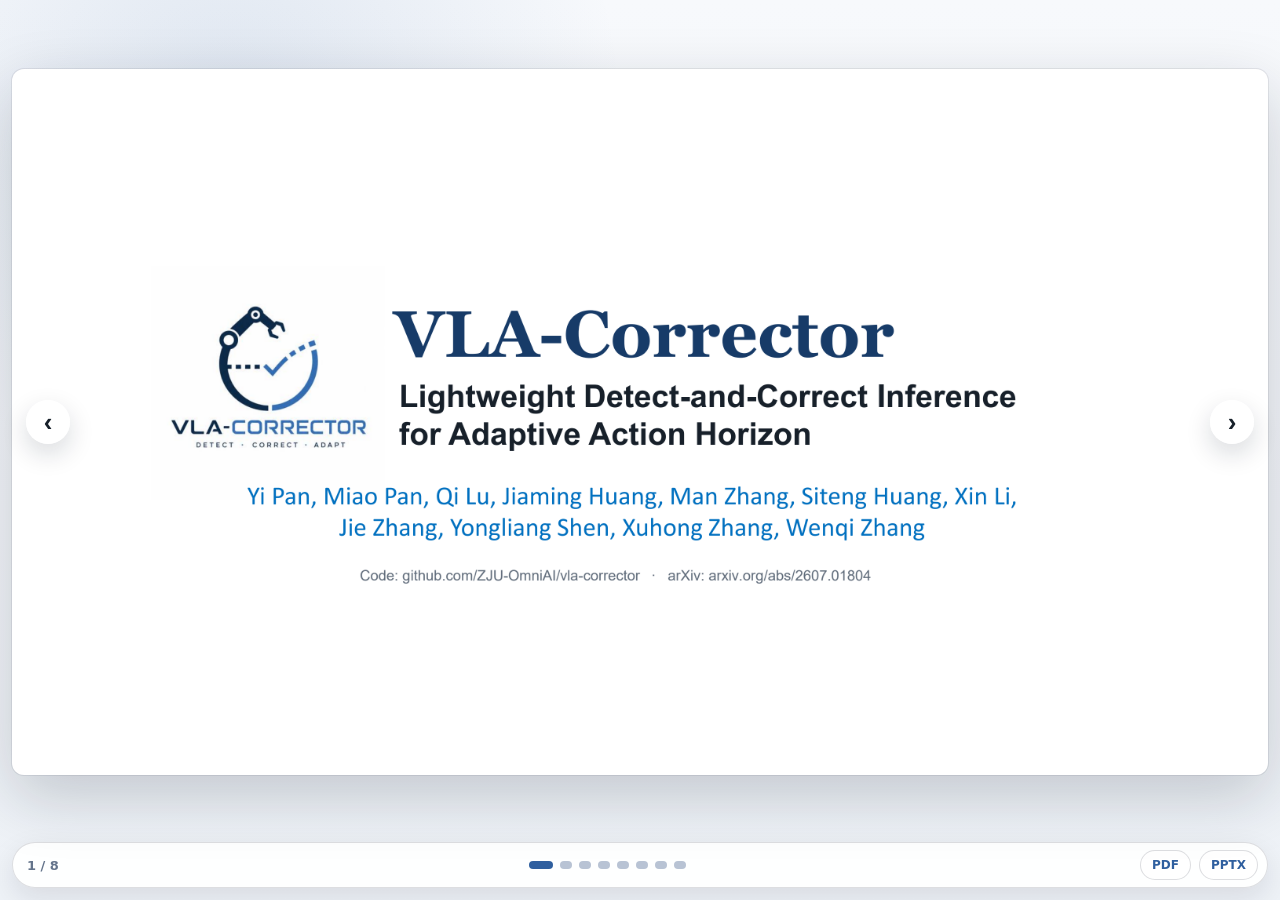
<file: docs/presentation.html>
<!doctype html>
<html lang="en">
  <head>
    <meta charset="utf-8" />
    <meta name="viewport" content="width=device-width, initial-scale=1" />
    <title>VLA-Corrector Presentation</title>
    <style>
      :root {
        --bg: #eef2f7;
        --panel: rgba(255, 255, 255, 0.94);
        --text: #17202a;
        --muted: #64748b;
        --blue: #2f5f9f;
        --line: rgba(15, 23, 42, 0.14);
      }

      * {
        box-sizing: border-box;
      }

      html,
      body {
        height: 100%;
      }

      body {
        margin: 0;
        background:
          radial-gradient(circle at 18% 12%, rgba(47, 95, 159, 0.12), transparent 30%),
          linear-gradient(180deg, #f7f9fc 0%, var(--bg) 100%);
        color: var(--text);
        font-family: ui-sans-serif, system-ui, -apple-system, BlinkMacSystemFont, "Segoe UI", sans-serif;
        overflow: hidden;
      }

      .deck {
        display: grid;
        grid-template-rows: minmax(0, 1fr) auto;
        gap: 10px;
        width: 100vw;
        height: 100vh;
        padding: 12px;
      }

      .slide-shell {
        position: relative;
        display: grid;
        place-items: center;
        min-width: 0;
        min-height: 0;
      }

      .slide {
        display: block;
        max-width: 100%;
        max-height: 100%;
        border-radius: 12px;
        background: #fff;
        box-shadow:
          0 22px 64px rgba(15, 23, 42, 0.2),
          0 0 0 1px rgba(15, 23, 42, 0.08);
        user-select: none;
      }

      .nav {
        position: absolute;
        top: 50%;
        z-index: 2;
        display: grid;
        place-items: center;
        width: 44px;
        height: 44px;
        border: 1px solid rgba(255, 255, 255, 0.64);
        border-radius: 999px;
        background: rgba(255, 255, 255, 0.9);
        color: var(--text);
        font-size: 26px;
        font-weight: 800;
        line-height: 1;
        transform: translateY(-50%);
        cursor: pointer;
        box-shadow: 0 10px 26px rgba(15, 23, 42, 0.16);
      }

      .nav:hover {
        background: #fff;
        color: var(--blue);
      }

      .nav.prev {
        left: 14px;
      }

      .nav.next {
        right: 14px;
      }

      .deck-footer {
        display: flex;
        align-items: center;
        justify-content: space-between;
        gap: 14px;
        min-height: 44px;
        border: 1px solid var(--line);
        border-radius: 999px;
        padding: 7px 9px 7px 14px;
        background: var(--panel);
        box-shadow: 0 10px 28px rgba(15, 23, 42, 0.1);
      }

      .counter {
        min-width: 48px;
        color: var(--muted);
        font-size: 13px;
        font-weight: 850;
      }

      .dots {
        display: inline-flex;
        align-items: center;
        justify-content: center;
        flex: 1;
        gap: 7px;
      }

      .dot {
        width: 8px;
        height: 8px;
        border: 0;
        border-radius: 999px;
        background: #b8c3d4;
        cursor: pointer;
        transition:
          width 160ms ease,
          background 160ms ease;
      }

      .dot.active {
        width: 24px;
        background: var(--blue);
      }

      .actions {
        display: inline-flex;
        align-items: center;
        gap: 8px;
      }

      .action {
        display: inline-flex;
        align-items: center;
        justify-content: center;
        min-height: 30px;
        border: 1px solid var(--line);
        border-radius: 999px;
        padding: 5px 11px;
        background: #fff;
        color: var(--blue);
        font-size: 12px;
        font-weight: 850;
        text-decoration: none;
        white-space: nowrap;
      }

      .action:hover {
        border-color: rgba(47, 95, 159, 0.44);
        background: #edf3fb;
        text-decoration: none;
      }

      @media (max-width: 720px) {
        .deck {
          padding: 8px;
        }

        .nav {
          width: 36px;
          height: 36px;
          font-size: 21px;
        }

        .nav.prev {
          left: 8px;
        }

        .nav.next {
          right: 8px;
        }

        .deck-footer {
          align-items: stretch;
          flex-direction: column;
          border-radius: 18px;
        }

        .dots {
          order: -1;
        }

        .actions {
          justify-content: center;
          flex-wrap: wrap;
        }
      }
    </style>
  </head>
  <body>
    <main class="deck" aria-label="VLA-Corrector slide presentation">
      <section class="slide-shell">
        <button class="nav prev" type="button" aria-label="Previous slide" data-prev>&lsaquo;</button>
        <img class="slide" id="slide" src="assets/presentation/slides/slide_01.png?v=slides-v2" alt="Presentation slide 1" />
        <button class="nav next" type="button" aria-label="Next slide" data-next>&rsaquo;</button>
      </section>

      <footer class="deck-footer">
        <span class="counter" id="counter">1 / 8</span>
        <div class="dots" id="dots" aria-label="Slide navigation"></div>
        <div class="actions" aria-label="Presentation files">
          <a class="action" href="assets/presentation/vla_corrector_presentation.pdf?v=slides-v2">PDF</a>
          <a class="action" href="assets/presentation/vla_corrector_presentation.pptx?v=slides-v2">PPTX</a>
        </div>
      </footer>
    </main>

    <script>
      const slides = [
        "assets/presentation/slides/slide_01.png?v=slides-v2",
        "assets/presentation/slides/slide_02.png?v=slides-v2",
        "assets/presentation/slides/slide_03.png?v=slides-v2",
        "assets/presentation/slides/slide_04.png?v=slides-v2",
        "assets/presentation/slides/slide_05.png?v=slides-v2",
        "assets/presentation/slides/slide_06.png?v=slides-v2",
        "assets/presentation/slides/slide_07.png?v=slides-v2",
        "assets/presentation/slides/slide_08.png?v=slides-v2",
      ];

      const slide = document.querySelector("#slide");
      const counter = document.querySelector("#counter");
      const dots = document.querySelector("#dots");
      let index = 0;

      slides.forEach((_, i) => {
        const dot = document.createElement("button");
        dot.className = "dot";
        dot.type = "button";
        dot.setAttribute("aria-label", `Go to slide ${i + 1}`);
        dot.addEventListener("click", () => show(i));
        dots.appendChild(dot);
      });

      function preload(nextIndex) {
        const image = new Image();
        image.src = slides[(nextIndex + slides.length) % slides.length];
      }

      function show(next) {
        index = (next + slides.length) % slides.length;
        slide.src = slides[index];
        slide.alt = `Presentation slide ${index + 1}`;
        counter.textContent = `${index + 1} / ${slides.length}`;
        dots.querySelectorAll(".dot").forEach((dot, i) => {
          dot.classList.toggle("active", i === index);
        });
        preload(index + 1);
      }

      document.querySelector("[data-prev]").addEventListener("click", () => show(index - 1));
      document.querySelector("[data-next]").addEventListener("click", () => show(index + 1));
      document.addEventListener("keydown", (event) => {
        if (event.key === "ArrowLeft") show(index - 1);
        if (event.key === "ArrowRight") show(index + 1);
      });

      show(0);
    </script>
  </body>
</html>
</file>
<file: docs/assets/css/style.css>
:root {
  --bg: #ffffff;
  --paper: #f7f7f4;
  --text: #1f2933;
  --muted: #5f6b7a;
  --line: #e5e7eb;
  --blue: #2f5f9f;
  --blue-soft: #edf3fb;
  --soft-panel: #fbfcfe;
  --max: 1040px;
}

* {
  box-sizing: border-box;
}

html {
  scroll-behavior: smooth;
}

body {
  margin: 0;
  background: var(--bg);
  color: var(--text);
  font-family: ui-sans-serif, system-ui, -apple-system, BlinkMacSystemFont, "Segoe UI", sans-serif;
  line-height: 1.68;
  counter-reset: page-section;
}

a {
  color: var(--blue);
  text-decoration: none;
}

a:hover {
  text-decoration: underline;
}

.topbar {
  position: sticky;
  top: 0;
  z-index: 20;
  display: flex;
  align-items: center;
  justify-content: space-between;
  gap: 20px;
  min-height: 58px;
  padding: 10px max(18px, calc((100vw - var(--max)) / 2));
  border-bottom: 1px solid var(--line);
  background: rgba(255, 255, 255, 0.94);
  backdrop-filter: blur(10px);
}

.topbar-brand {
  display: inline-flex;
  align-items: center;
  gap: 10px;
  color: var(--text);
  font-weight: 700;
}

.topbar-brand img {
  width: 34px;
  height: 34px;
  object-fit: contain;
}

.topbar nav {
  display: flex;
  flex-wrap: wrap;
  justify-content: flex-end;
  gap: 16px;
  font-size: 14px;
}

.language-switch {
  display: inline-flex;
  align-items: center;
  gap: 3px;
  border: 1px solid var(--line);
  border-radius: 999px;
  padding: 3px;
  background: #fff;
  box-shadow: 0 4px 12px rgba(31, 41, 51, 0.05);
  font-size: 13px;
  font-weight: 750;
}

.language-switch a {
  display: inline-flex;
  align-items: center;
  justify-content: center;
  min-width: 42px;
  min-height: 28px;
  border-radius: 999px;
  padding: 3px 10px;
  color: var(--muted);
}

.language-switch a:hover {
  text-decoration: none;
  color: var(--blue);
}

.language-switch a.active {
  background: var(--blue);
  color: #fff;
}

.hero,
.content-section,
.figure-section,
.footer {
  width: min(calc(100% - 34px), var(--max));
  margin: 0 auto;
}

.hero {
  padding: 48px 0 24px;
  text-align: center;
}

.hero-logo {
  width: min(280px, 58vw);
  height: auto;
  margin-bottom: 20px;
}

.project-name {
  margin: 0 0 8px;
  color: var(--blue);
  font-size: 15px;
  font-weight: 700;
  letter-spacing: 0.03em;
  text-transform: uppercase;
}

h1 {
  max-width: 930px;
  margin: 0 auto 18px;
  font-family: Georgia, "Times New Roman", serif;
  font-size: clamp(34px, 5vw, 58px);
  font-weight: 700;
  line-height: 1.08;
  letter-spacing: 0;
}

.tagline {
  max-width: 800px;
  margin: 0 auto 20px;
  color: var(--muted);
  font-size: 19px;
}

.authors {
  max-width: 850px;
  margin: 22px auto 6px;
  color: var(--text);
  font-size: 17px;
}

.affiliation {
  margin: 0 auto 8px;
  color: var(--muted);
}

.emails {
  display: inline-flex;
  flex-wrap: wrap;
  justify-content: center;
  gap: 8px 12px;
  margin: 0 auto 24px;
  color: var(--muted);
  font-size: 15px;
}

.links {
  display: flex;
  flex-wrap: wrap;
  justify-content: center;
  align-items: center;
  gap: 0.78rem;
  margin: 1.55rem auto 0;
}

.btn {
  display: inline-flex;
  align-items: center;
  justify-content: center;
  gap: 0.62rem;
  min-height: 46px;
  border: 1px solid rgba(47, 95, 159, 0.16);
  border-radius: 999px;
  padding: 0.56rem 1.05rem 0.56rem 0.62rem;
  background: linear-gradient(180deg, #ffffff, #f8fafc);
  color: var(--text);
  font-size: 0.94rem;
  font-weight: 750;
  letter-spacing: 0;
  line-height: 1;
  box-shadow: 0 8px 22px rgba(31, 41, 51, 0.08);
  transition:
    border-color 150ms ease,
    transform 150ms ease,
    background 150ms ease,
    box-shadow 150ms ease;
}

.btn:hover {
  border-color: rgba(47, 95, 159, 0.42);
  box-shadow: 0 14px 28px rgba(47, 95, 159, 0.15);
  text-decoration: none;
  transform: translateY(-1px);
}

.btn.is-open {
  border-color: rgba(47, 95, 159, 0.42);
  background: linear-gradient(180deg, #edf3fb, #ffffff);
  box-shadow: 0 14px 30px rgba(47, 95, 159, 0.14);
}

.btn.primary {
  border-color: rgba(47, 95, 159, 0.56);
  background: linear-gradient(180deg, #356aa9, #244f88);
  color: #fff;
  box-shadow: 0 14px 30px rgba(47, 95, 159, 0.24);
}

.btn.ghost {
  background: linear-gradient(180deg, #ffffff, #fbfcfe);
}

.btn.disabled {
  cursor: default;
  color: var(--muted);
  opacity: 0.9;
}

.btn.disabled:hover {
  border-color: var(--line);
  box-shadow: 0 8px 22px rgba(31, 41, 51, 0.06);
  transform: none;
}

.btn .i {
  display: grid;
  place-items: center;
  flex: 0 0 30px;
  width: 30px;
  height: 30px;
  border: 1px solid rgba(47, 95, 159, 0.16);
  border-radius: 50%;
  background: var(--blue-soft);
  color: var(--blue);
}

.btn.primary .i {
  border-color: rgba(255, 255, 255, 0.26);
  background: rgba(255, 255, 255, 0.18);
  color: #fff;
}

.btn.disabled .i {
  border-color: var(--line);
  background: #f3f5f7;
  color: var(--muted);
}

.btn svg {
  display: block;
  width: 16px;
  height: 16px;
}

.btn svg path,
.btn svg rect {
  fill: none;
  stroke: currentColor;
  stroke-width: 1.8;
  stroke-linecap: round;
  stroke-linejoin: round;
}

.btn .github-mark path {
  fill: currentColor;
  stroke: none;
}

.btn .arxiv-mark text {
  fill: currentColor;
  font: 800 7px/1 Georgia, "Times New Roman", serif;
}

.figure-section {
  padding: 18px 0 34px;
}

.presentation-embed {
  max-height: 0;
  overflow: hidden;
  border-top: 1px solid transparent;
  border-bottom: 1px solid transparent;
  background: linear-gradient(180deg, #f7f9fc, #ffffff);
  transition:
    max-height 420ms ease,
    border-color 220ms ease;
}

.presentation-embed.open {
  max-height: min(86vw, 980px);
  border-color: var(--line);
}

.presentation-pad {
  width: min(calc(100% - 34px), 1120px);
  margin: 0 auto;
  padding: 18px 0 30px;
}

.presentation-frame {
  overflow: hidden;
  border: 1px solid rgba(47, 95, 159, 0.18);
  border-radius: 12px;
  background: #ffffff;
  box-shadow: 0 18px 44px rgba(31, 41, 51, 0.12);
}

.presentation-bar {
  display: flex;
  align-items: center;
  justify-content: space-between;
  gap: 16px;
  padding: 11px 14px;
  border-bottom: 1px solid var(--line);
  background: #fbfcfe;
}

.presentation-eyebrow {
  display: inline-flex;
  align-items: center;
  gap: 8px;
  color: var(--blue);
  font-size: 13px;
  font-weight: 850;
  letter-spacing: 0.03em;
  text-transform: uppercase;
}

.presentation-eyebrow .dot {
  width: 8px;
  height: 8px;
  border-radius: 50%;
  background: var(--blue);
  box-shadow: 0 0 0 5px rgba(47, 95, 159, 0.12);
}

.presentation-actions {
  display: flex;
  flex-wrap: wrap;
  justify-content: flex-end;
  gap: 8px;
}

.presentation-action {
  display: inline-flex;
  align-items: center;
  min-height: 30px;
  border: 1px solid rgba(47, 95, 159, 0.18);
  border-radius: 999px;
  padding: 5px 11px;
  background: #ffffff;
  color: var(--text);
  font: inherit;
  font-size: 13px;
  font-weight: 750;
  cursor: pointer;
}

.presentation-action:hover {
  border-color: rgba(47, 95, 159, 0.42);
  color: var(--blue);
  text-decoration: none;
}

.presentation-stage {
  background: #101827;
}

.presentation-stage iframe {
  display: block;
  width: 100%;
  aspect-ratio: 16 / 9;
  border: 0;
  background: #101827;
}

.content-section {
  counter-increment: page-section;
  padding: 36px 0;
  border-top: 1px solid var(--line);
}

.content-section h2 {
  margin: 0 0 16px;
  font-family: Georgia, "Times New Roman", serif;
  font-size: clamp(26px, 3vw, 36px);
  line-height: 1.2;
}

.content-section h2::before {
  content: counter(page-section, decimal-leading-zero);
  display: inline-flex;
  align-items: center;
  justify-content: center;
  min-width: 34px;
  height: 24px;
  margin-right: 12px;
  border: 1px solid rgba(47, 95, 159, 0.22);
  border-radius: 999px;
  color: var(--blue);
  background: var(--blue-soft);
  font-family: ui-sans-serif, system-ui, -apple-system, BlinkMacSystemFont, "Segoe UI", sans-serif;
  font-size: 12px;
  font-weight: 800;
  vertical-align: 0.18em;
}

.content-section p {
  max-width: 850px;
  margin: 0 0 16px;
  color: var(--text);
  font-size: 16px;
}

.section-head-center {
  max-width: 820px;
  margin: 0 auto 24px;
  text-align: center;
}

.section-head-center h2 {
  margin-bottom: 12px;
}

.section-head-center p {
  max-width: 760px;
  margin: 0 auto;
  color: var(--muted);
  font-size: 17px;
  line-height: 1.6;
}

.demo-section {
  padding-top: 42px;
}

.video-grid {
  display: grid;
  grid-template-columns: repeat(3, minmax(0, 1fr));
  gap: 18px;
}

.video-card {
  overflow: hidden;
  margin: 0;
  border: 1px solid var(--line);
  border-radius: 8px;
  background: #fff;
  box-shadow: 0 10px 28px rgba(31, 41, 51, 0.08);
}

.video-card video {
  display: block;
  width: 100%;
  aspect-ratio: 16 / 9;
  background: #0f172a;
  object-fit: cover;
}

.video-card figcaption {
  display: grid;
  gap: 4px;
  padding: 13px 14px 16px;
  color: var(--muted);
  font-size: 14px;
  line-height: 1.42;
}

.video-card figcaption strong {
  color: var(--text);
  font-size: 15px;
}

.video-card figcaption span {
  display: block;
}

.insight-grid,
.idea-cards {
  display: grid;
  grid-template-columns: repeat(3, minmax(0, 1fr));
  gap: 18px;
}

.insight-card,
.idea-card {
  margin: 0;
  border: 1px solid var(--line);
  border-radius: 8px;
  padding: 18px 18px 20px;
  background: var(--soft-panel);
}

.insight-card span,
.idea-index {
  display: inline-flex;
  align-items: center;
  justify-content: center;
  min-width: 34px;
  min-height: 24px;
  margin-bottom: 12px;
  border: 1px solid rgba(47, 95, 159, 0.2);
  border-radius: 999px;
  padding: 2px 10px;
  color: var(--blue);
  background: var(--blue-soft);
  font-size: 12px;
  font-weight: 800;
}

.insight-card p,
.idea-card p {
  max-width: none;
  margin: 0;
  color: var(--text);
  font-size: 15px;
  line-height: 1.55;
}

.idea-card h3 {
  margin: 0 0 8px;
  color: var(--text);
  font-size: 17px;
  line-height: 1.28;
}

.two-column {
  display: grid;
  grid-template-columns: repeat(2, minmax(0, 1fr));
  gap: 22px;
}

.two-column > div,
.note-grid p {
  border: 1px solid var(--line);
  border-radius: 6px;
  padding: 20px 22px;
  background: var(--soft-panel);
}

.two-column p {
  max-width: none;
  margin-bottom: 0;
}

.section-intro {
  display: grid;
  grid-template-columns: minmax(180px, 250px) minmax(0, 1fr);
  align-items: start;
  gap: 28px;
  margin-bottom: 18px;
}

.section-intro h2 {
  margin-bottom: 0;
}

.section-intro p {
  max-width: none;
  margin-top: 4px;
}

.paper-figure-frame {
  margin: 0;
  border: 1px solid var(--line);
  border-radius: 6px;
  padding: 14px;
  background: #fff;
  box-shadow: 0 10px 32px rgba(31, 41, 51, 0.07);
}

.paper-figure-frame picture {
  display: block;
}

.paper-image {
  display: block;
  width: 100%;
  height: auto;
  border-radius: 3px;
  background: var(--paper);
}

.teaser-section {
  width: min(calc(100% - 34px), var(--max));
  margin: 18px auto 36px;
  padding: 0;
  display: grid;
  justify-items: center;
}

.teaser-card {
  width: 100%;
  margin: 0 auto !important;
  display: flex;
  flex-direction: column;
  align-items: center;
  justify-content: center;
  padding: 16px;
  text-align: center;
}

.teaser-card picture {
  display: block;
  width: min(100%, 960px);
  margin: 0 auto;
}

.teaser-card .paper-image {
  margin: 0 auto;
}

.teaser-caption {
  width: min(100%, 900px);
  margin-left: auto;
  margin-right: auto;
}

.method-frame {
  margin: 14px 0 20px;
}

.note-grid {
  display: grid;
  grid-template-columns: repeat(2, minmax(0, 1fr));
  gap: 22px;
  margin-top: 16px;
}

.note-grid p {
  max-width: none;
  margin-bottom: 0;
}

.split-layout {
  display: grid;
  grid-template-columns: minmax(0, 0.92fr) minmax(360px, 1.08fr);
  align-items: center;
  gap: 26px;
}

.split-copy p {
  max-width: none;
}

.compact-list {
  margin: 16px 0 0;
  padding-left: 20px;
  color: var(--text);
}

.compact-list li {
  margin: 9px 0;
}

.side-frame {
  align-self: start;
}

.caption {
  max-width: 900px;
  margin: 12px auto 0;
  color: var(--muted);
  font-size: 14px;
  text-align: center;
}

.table-wrap {
  overflow-x: auto;
  margin: 20px 0 18px;
}

table {
  width: 100%;
  min-width: 760px;
  border-collapse: collapse;
  font-size: 15px;
}

th,
td {
  padding: 11px 12px;
  border: 1px solid var(--line);
  text-align: left;
}

th {
  background: var(--blue-soft);
  color: #173b68;
  font-weight: 700;
}

.figure-grid {
  display: grid;
  grid-template-columns: repeat(2, minmax(0, 1fr));
  align-items: start;
  gap: 26px;
}

pre {
  overflow-x: auto;
  margin: 18px 0 12px;
  border: 1px solid var(--line);
  border-radius: 4px;
  padding: 16px;
  background: #f8fafc;
  color: #111827;
  font-size: 13px;
  line-height: 1.55;
}

.copy-button {
  display: inline-flex;
  align-items: center;
  justify-content: center;
  min-height: 38px;
  border: 1px solid var(--line);
  border-radius: 999px;
  padding: 8px 14px;
  background: #fff;
  color: var(--blue);
  font-size: 14px;
  font-weight: 700;
  cursor: pointer;
}

.footer {
  display: flex;
  align-items: center;
  gap: 14px;
  padding: 28px 0 44px;
  border-top: 1px solid var(--line);
  color: var(--muted);
}

.footer img {
  width: 58px;
  max-height: 52px;
  object-fit: contain;
  height: auto;
}

.footer div {
  display: grid;
  flex: 1;
  line-height: 1.35;
}

.footer strong {
  color: var(--text);
}

@media (prefers-reduced-motion: no-preference) {
  @keyframes heroFloatIn {
    from {
      opacity: 0;
      transform: translate3d(0, 18px, 0);
    }
    to {
      opacity: 1;
      transform: translate3d(0, 0, 0);
    }
  }

  @keyframes topbarDropIn {
    from {
      opacity: 0;
      transform: translate3d(0, -12px, 0);
    }
    to {
      opacity: 1;
      transform: translate3d(0, 0, 0);
    }
  }

  @keyframes paperFloat {
    0% {
      transform: translate3d(0, 0, 0);
    }
    50% {
      transform: translate3d(0, -7px, 0);
    }
    100% {
      transform: translate3d(0, 0, 0);
    }
  }

  html.js-enabled.page-loading .topbar,
  html.js-enabled.page-loading .hero > *,
  html.js-enabled.page-loading .teaser-section {
    opacity: 0;
  }

  html.js-enabled.page-ready .topbar {
    animation: topbarDropIn 420ms 40ms ease-out both;
  }

  html.js-enabled.page-ready .hero > * {
    animation: heroFloatIn 520ms ease-out both;
  }

  html.js-enabled.page-ready .hero-logo {
    animation-delay: 70ms;
  }

  html.js-enabled.page-ready .hero h1 {
    animation-delay: 120ms;
  }

  html.js-enabled.page-ready .tagline {
    animation-delay: 170ms;
  }

  html.js-enabled.page-ready .authors {
    animation-delay: 220ms;
  }

  html.js-enabled.page-ready .affiliation {
    animation-delay: 260ms;
  }

  html.js-enabled.page-ready .emails {
    animation-delay: 300ms;
  }

  html.js-enabled.page-ready .links {
    animation-delay: 350ms;
  }

  html.js-enabled.page-ready .teaser-section {
    animation: heroFloatIn 560ms 430ms ease-out both;
  }

  html.js-enabled.page-ready .teaser-card {
    animation: paperFloat 6.5s 1.7s ease-in-out infinite;
    transform-origin: center;
  }

  .video-card,
  .insight-card,
  .idea-card,
  .result-card,
  .paper-figure-frame,
  .note-grid p,
  .two-column > div {
    transition:
      transform 190ms ease,
      box-shadow 190ms ease,
      border-color 190ms ease;
  }

  .video-card:hover,
  .insight-card:hover,
  .idea-card:hover,
  .result-card:hover,
  .paper-figure-frame:hover,
  .note-grid p:hover,
  .two-column > div:hover {
    border-color: rgba(47, 95, 159, 0.26);
    box-shadow: 0 16px 38px rgba(31, 41, 51, 0.11);
    transform: translate3d(0, -3px, 0);
  }
}

@media (prefers-reduced-motion: reduce) {
  *,
  *::before,
  *::after {
    animation-duration: 0.001ms !important;
    animation-iteration-count: 1 !important;
    scroll-behavior: auto !important;
    transition-duration: 0.001ms !important;
  }

}

@media (max-width: 860px) {
  .topbar {
    position: static;
    align-items: flex-start;
    flex-direction: column;
  }

  .topbar nav {
    justify-content: flex-start;
    gap: 10px 14px;
  }

  .presentation-bar {
    align-items: flex-start;
    flex-direction: column;
  }

  .presentation-actions {
    justify-content: flex-start;
  }

  .language-switch {
    align-self: flex-start;
  }

  .two-column,
  .section-intro,
  .note-grid,
  .split-layout,
  .figure-grid,
  .video-grid,
  .insight-grid,
  .idea-cards {
    grid-template-columns: 1fr;
  }

  .split-layout {
    gap: 24px;
  }
}

@media (max-width: 560px) {
  .hero {
    padding-top: 36px;
  }

  .hero-logo {
    width: min(220px, 68vw);
  }

  .links {
    display: grid;
    grid-template-columns: 1fr;
  }

  .btn {
    justify-content: flex-start;
  }

  .paper-figure-frame {
    padding: 9px;
  }

  .footer {
    align-items: flex-start;
    flex-direction: column;
  }
}
</file>
